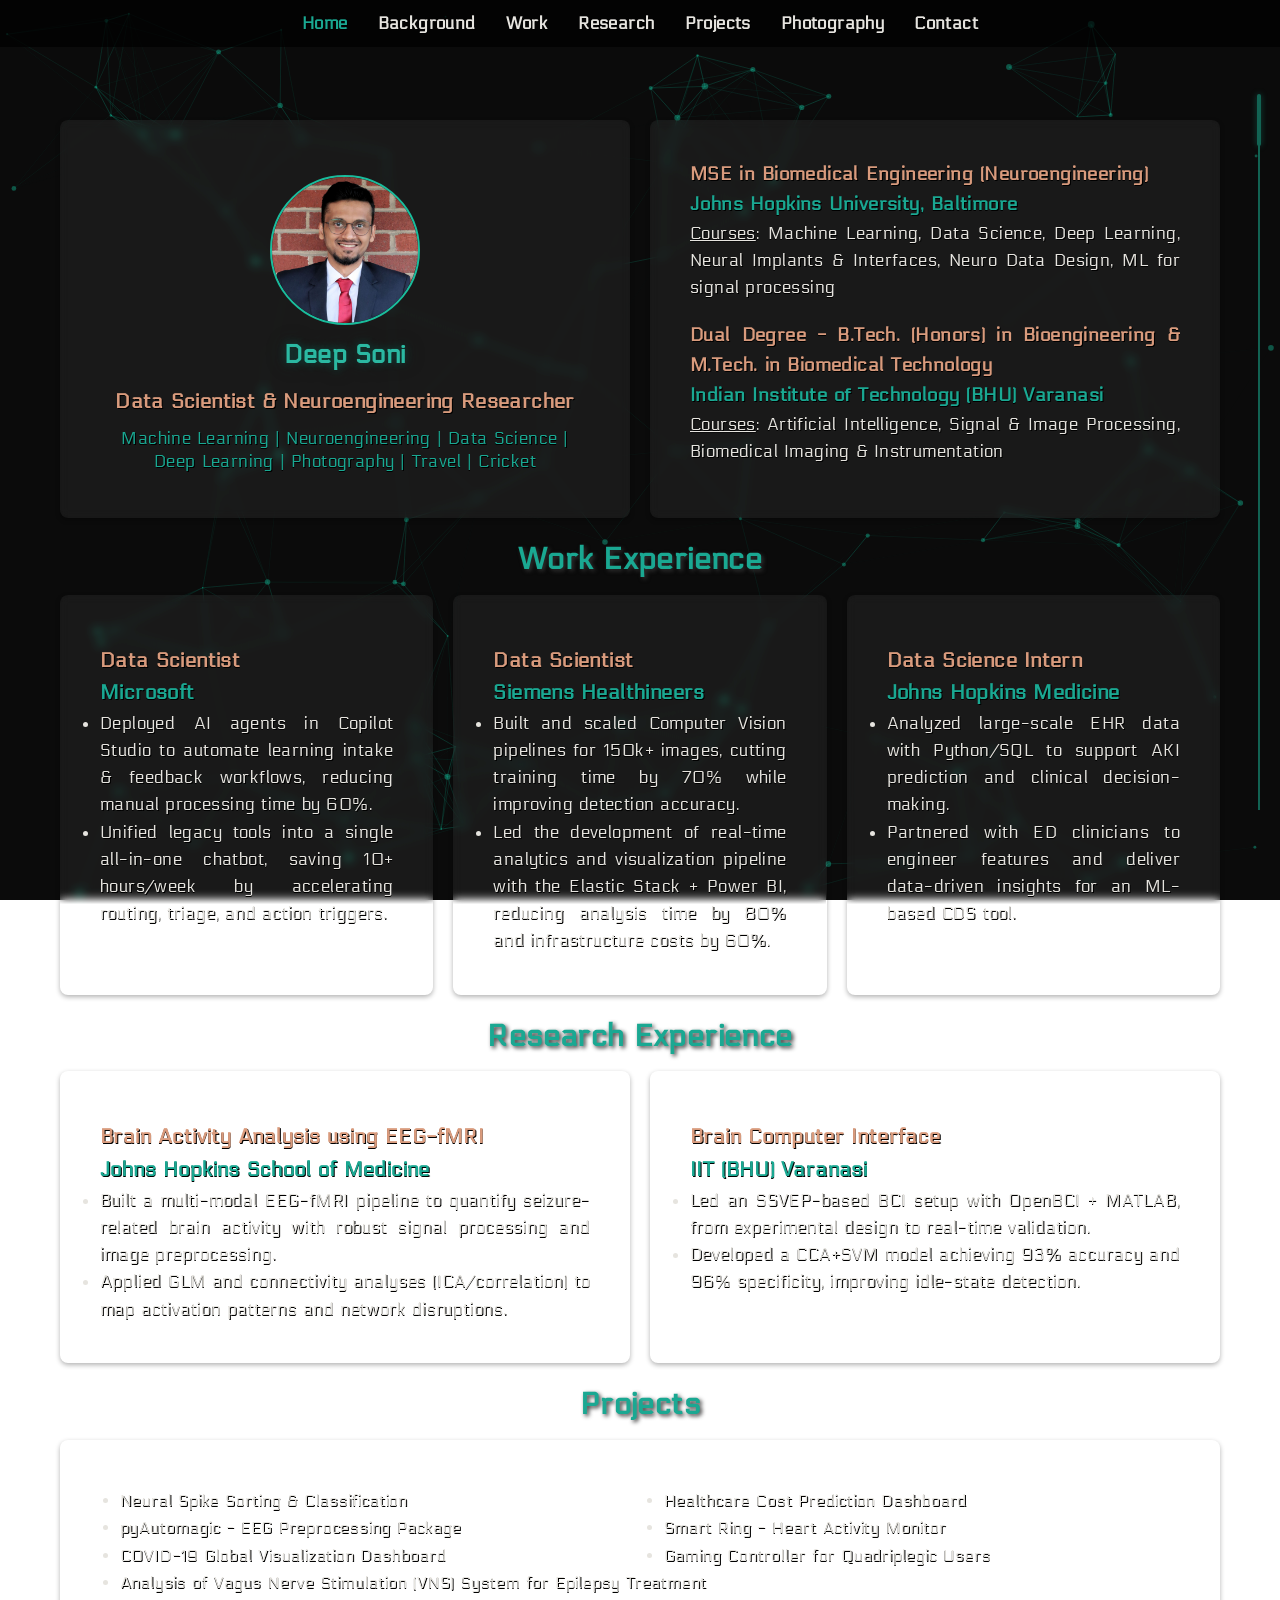
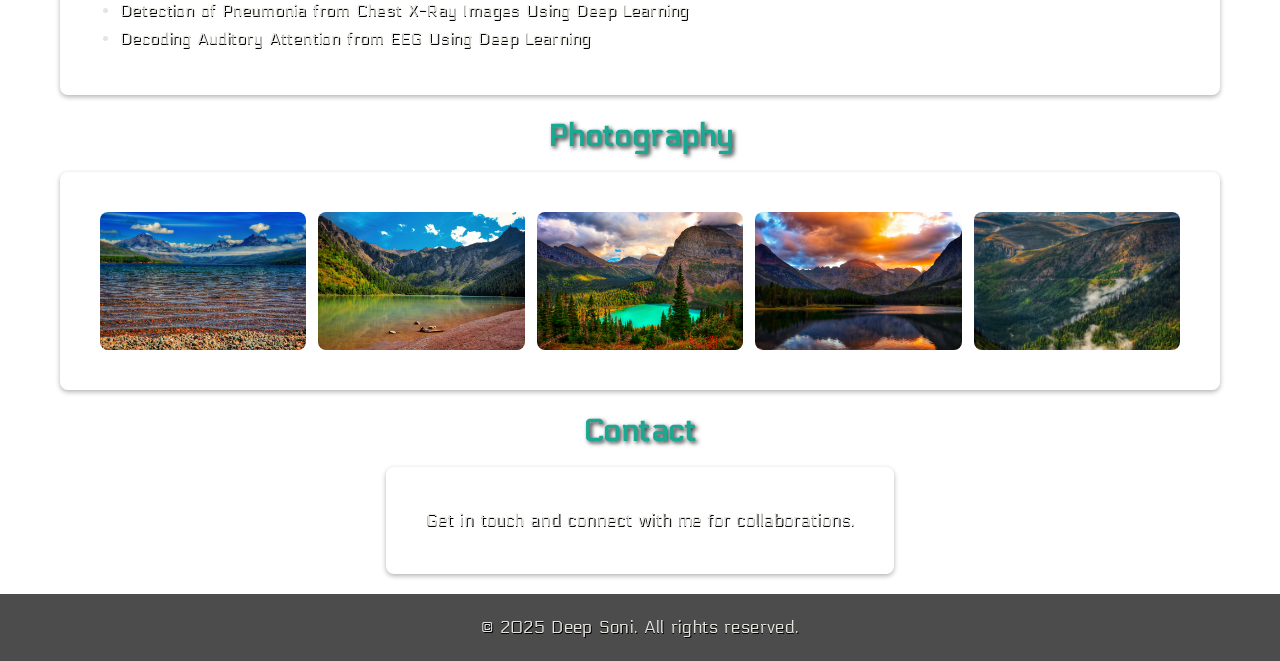
<file: index.html>
<!DOCTYPE html>
<html lang="en">
<head>
  <meta charset="UTF-8">
  <meta name="viewport" content="width=device-width, initial-scale=1">
  <title>Deep Soni - Portfolio</title>
  <link href="https://fonts.googleapis.com/css2?family=Electrolize&display=swap" rel="stylesheet">
  <!-- <link href="https://fonts.googleapis.com/css?family=Roboto:300,400,500" rel="stylesheet"> -->
  <!-- <link href="https://fonts.googleapis.com/css2?family=Quantico&display=swap" rel="stylesheet"> -->
  <link rel="stylesheet" href="style.css">
</head>
<body class="home">
  <!-- Particle background container -->
  <div id="particles-js"></div>
  
  <header>
    <!-- Mobile header for small screens -->
    <div class="mobile-header">
      <span class="menu-icon" id="mobile-menu-toggle">&#9776;</span>
      <span class="current-page">Home</span>
    </div>
    <!-- Mobile navigation menu (hidden by default) -->
    <nav class="mobile-nav" id="mobile-nav">
      <ul>
        <li><a href="index.html">Home</a></li>
        <li><a href="background.html">Background</a></li>
        <li><a href="work.html">Work</a></li>
        <li><a href="research.html">Research</a></li>
        <li><a href="projects.html">Projects</a></li>
        <li><a href="photography.html">Photography</a></li>
        <li><a href="contact.html">Contact</a></li>
      </ul>
    </nav>
    <!-- Desktop navigation for larger screens -->
    <nav class="desktop-nav">
      <ul>
        <li><a href="index.html" class="active">Home</a></li>
        <li><a href="background.html">Background</a></li>
        <li><a href="work.html">Work</a></li>
        <li><a href="research.html">Research</a></li>
        <li><a href="projects.html">Projects</a></li>
        <li><a href="photography.html">Photography</a></li>
        <li><a href="contact.html">Contact</a></li>
      </ul>
    </nav>
  </header>  
  
  <main>
    <section class="card-grid">
      <!-- Horizontal About & Education wrapper -->
      <div class="about-education-wrapper">
        <a class="card about-card" href="background.html">
          <div class="about-content">
            <img src="images/myphoto.jpg" alt="Deep Soni" class="about-photo">
            <h1 class="hero-name">Deep Soni</h1>
            <h3 class="position">Data Scientist &amp; Neuroengineering Researcher</h3>
            <p class="interests">Machine Learning | Neuroengineering | Data Science | Deep Learning | Photography | Travel | Cricket</p>
          </div>
        </a>
        <a class="card education-card" href="background.html#education">
          <div class="education-content">
            <!-- <h3>Education</h3> -->
            <div class="education-item">
              <h4>MSE in Biomedical Engineering (Neuroengineering)</h4>
              <h4 class="h4t">Johns Hopkins University, Baltimore</h4>
              <p><span class="underline-word">Courses</span>: Machine Learning, Data Science, Deep Learning, Neural Implants & Interfaces, Neuro Data Design, ML for signal processing</p>
            </div>
            <div class="education-item">
              <h4>Dual Degree - B.Tech. (Honors) in Bioengineering & M.Tech. in Biomedical Technology</h4>
              <h4  class="h4t">Indian Institute of Technology (BHU) Varanasi</h4>
              <p><span class="underline-word">Courses</span>: Artificial Intelligence, Signal &amp; Image Processing, Biomedical Imaging &amp; Instrumentation</p>
            </div>
          </div>
        </a>
      </div>
      
      <!-- Work Experience Section -->
      <div class="experience-wrapper section-wrapper">
        <h2>Work Experience</h2>
        <div class="experience-panels-wrapper">
          <a class="card experience-card" href="work.html">
            <div class="experience-summary">
              <h3><span>Data Scientist</span><br><span class="text-teal">Microsoft</span></h3>
              <ul>
                <li>Deployed AI agents in Copilot Studio to automate learning intake & feedback workflows, reducing manual processing time by 60%.</li>
                <li>Unified legacy tools into a single all-in-one chatbot, saving 10+ hours/week by accelerating routing, triage, and action triggers.</li>
              </ul>
            </div>
          </a>
          <a class="card experience-card" href="work.html">
            <div class="experience-summary">
              <h3><span>Data Scientist</span><br><span class="text-teal">Siemens Healthineers</span></h3>
              <ul>
                <li>Built and scaled Computer Vision pipelines for 150k+ images, cutting training time by 70% while improving detection accuracy.</li>
                <li>Led the development of real-time analytics and visualization pipeline with the Elastic Stack + Power BI, reducing analysis time by 80% and infrastructure costs by 60%.</li>
              </ul>
            </div>
          </a>
          <a class="card experience-card" href="work.html">
            <div class="experience-summary">
              <h3><span>Data Science Intern</span><br><span class="text-teal">Johns Hopkins Medicine</span></h3>
              <ul>
                <li>Analyzed large-scale EHR data with Python/SQL to support AKI prediction and clinical decision-making.</li>
                <li>Partnered with ED clinicians to engineer features and deliver data-driven insights for an ML-based CDS tool.</li>
              </ul>
            </div>
          </a>
        </div>
      </div>
      
      <!-- Research Experience Section -->
      <div class="research-wrapper section-wrapper">
        <h2>Research Experience</h2>
        <div class="research-panels-wrapper">
                    <a class="card research-card" href="research.html">
            <div class="research-summary">
              <h3>Brain Activity Analysis using EEG-fMRI<br><span class="company text-teal">Johns Hopkins School of Medicine</span></h3>
              <ul>
                <li>Built a multi-modal EEG-fMRI pipeline to quantify seizure-related brain activity with robust signal processing and image preprocessing.</li>
                <li>Applied GLM and connectivity analyses (ICA/correlation) to map activation patterns and network disruptions.</li>
              </ul>
            </div>
          </a>
          <a class="card research-card" href="research.html">
            <div class="research-summary">
              <h3>Brain Computer Interface<br><span class="company text-teal">IIT (BHU) Varanasi</span></h3>
              <ul>
                <li>Led an SSVEP-based BCI setup with OpenBCI + MATLAB, from experimental design to real-time validation.</li>
                <li>Developed a CCA+SVM model achieving 93% accuracy and 96% specificity, improving idle-state detection.</li>
              </ul>
            </div>
          </a>
        </div>
      </div>
      
      <!-- Projects Section -->
      <div class="projects-wrapper section-wrapper">
        <h2>Projects</h2>
        <a class="card projects-card" href="projects.html">
          <ul class="project-names">
            <li>Neural Spike Sorting &amp; Classification</li>
            <li>pyAutomagic - EEG Preprocessing Package</li>
            <li>COVID-19 Global Visualization Dashboard</li>
            <li>Healthcare Cost Prediction Dashboard</li>
            <li>Smart Ring - Heart Activity Monitor</li>
            <li>Gaming Controller for Quadriplegic Users</li>
          </ul>
          <ul class="project-names project-names-bottom">
            <li>Analysis of Vagus Nerve Stimulation (VNS) System for Epilepsy Treatment</li>
            <li>Detection of Pneumonia from Chest X-Ray Images Using Deep Learning</li>
            <li>Decoding Auditory Attention from EEG Using Deep Learning</li>
          </ul>
        </a>
      </div>
      
      <!-- Photography Section -->
      <div class="photography-wrapper section-wrapper">
        <h2>Photography</h2>
        <a class="card photography-card" href="photography.html">
          <div class="home-photo-grid" aria-label="Photography highlights">
            <img src="images/photo1.jpeg" alt="Photography highlight 1">
            <img src="images/photo2.jpeg" alt="Photography highlight 2">
            <img src="images/photo3.jpeg" alt="Photography highlight 3">
            <img src="images/photo4.jpeg" alt="Photography highlight 4">
            <img src="images/photo5.jpeg" alt="Photography highlight 5">
          </div>
        </a>
      </div>
      
      <!-- Contact Section -->
      <div class="contact-wrapper section-wrapper">
        <h2>Contact</h2>
        <a class="card contact-card" href="contact.html">
          <p>Get in touch and connect with me for collaborations.</p>
        </a>
      </div>
      
    </section>
  </main>
  
  <footer>
    <p>&copy; 2025 Deep Soni. All rights reserved.</p>
  </footer>
  
  <!-- Load the particles library first, then your custom script -->
  <script src="particles.min.js"></script>
  <script src="script.js"></script>

  <!-- Custom Scroll Indicator -->
  <div id="scrollbar">
    <div id="scrollbar-dot"></div>
  </div>

</body>
</html>
</file>
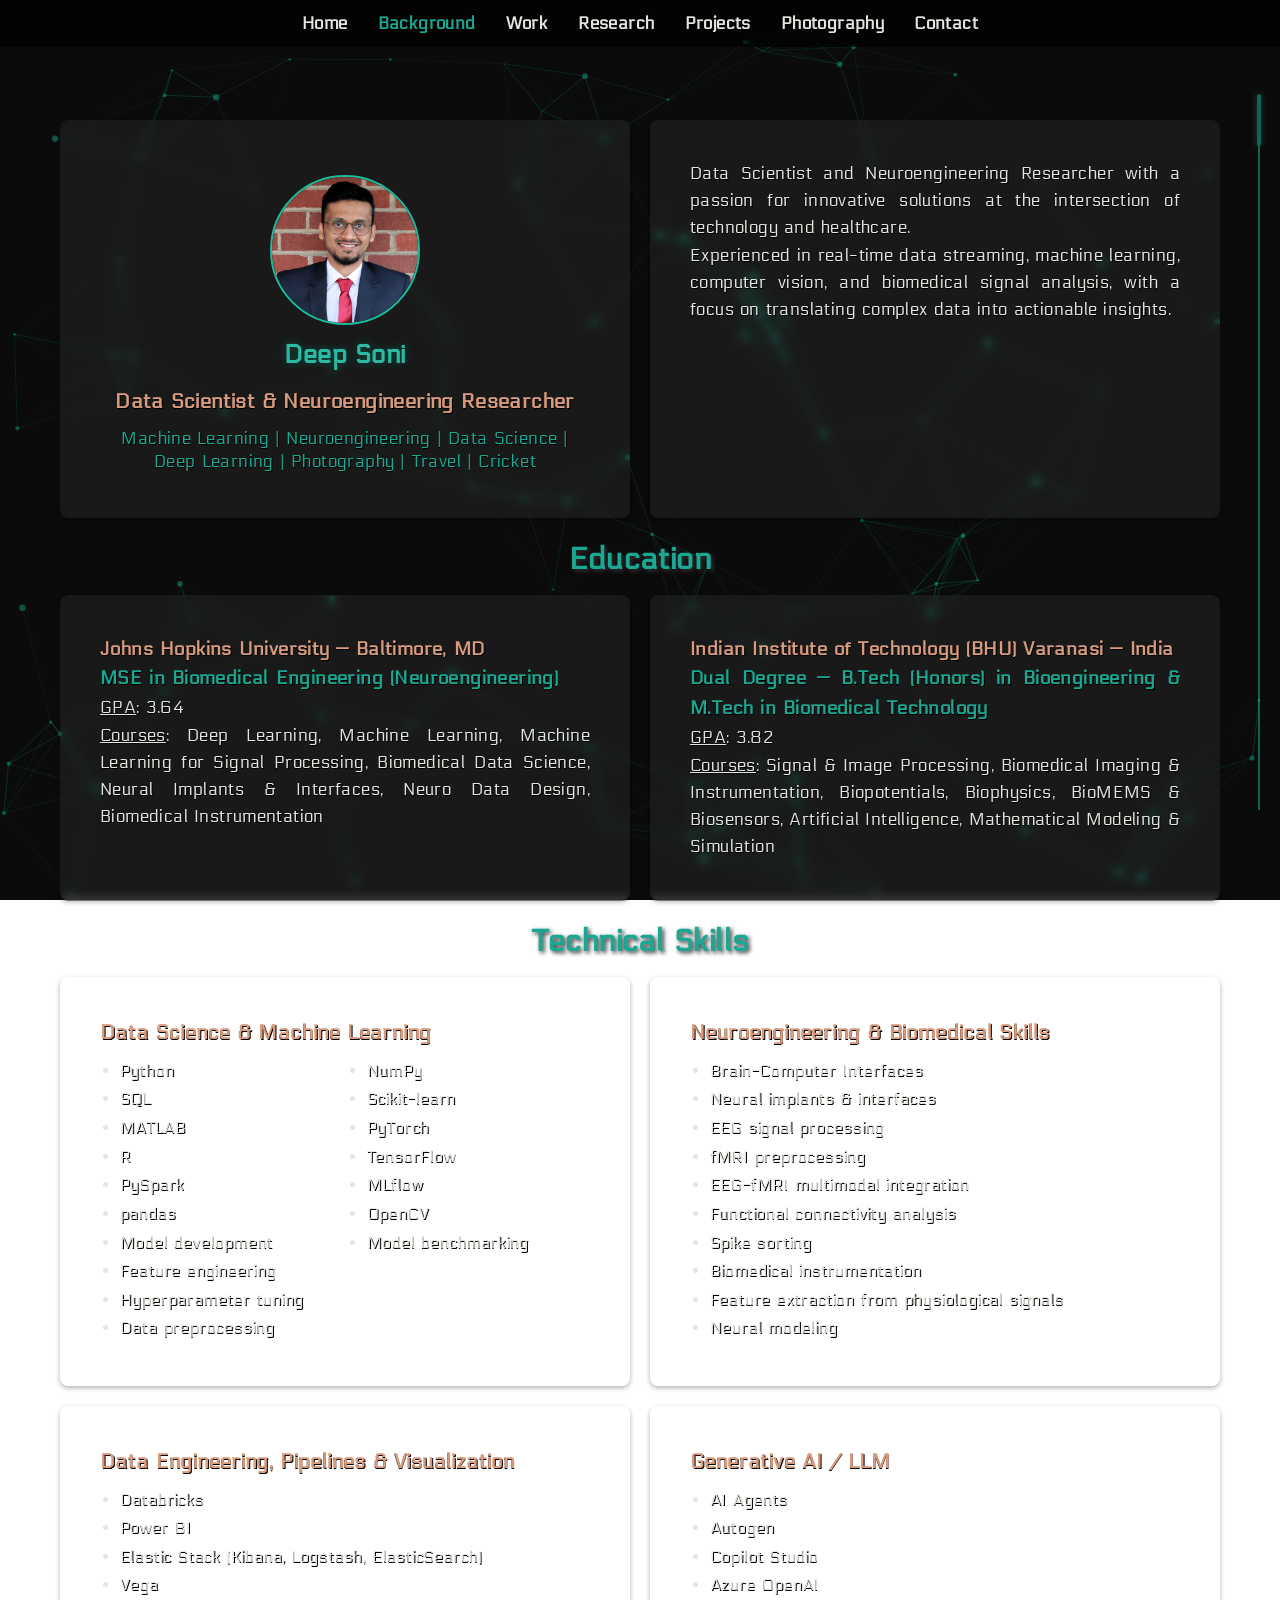
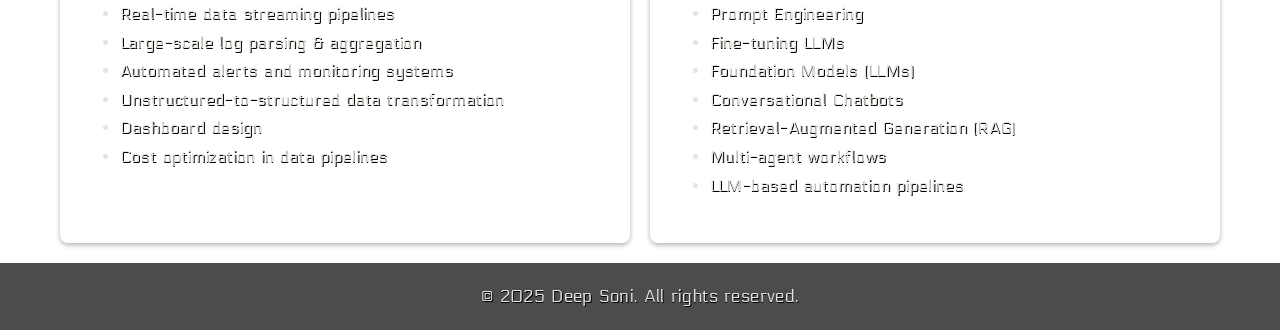
<file: background.html>
<!DOCTYPE html>
<html lang="en">
<head>
  <meta charset="UTF-8">
  <meta name="viewport" content="width=device-width, initial-scale=1">
  <title>Background - Deep Soni</title>
  <link href="https://fonts.googleapis.com/css2?family=Electrolize&display=swap" rel="stylesheet">
  <link rel="stylesheet" href="style.css">
</head>
<body>
  <div id="particles-js"></div>

  <header>
    <!-- Mobile header for small screens -->
    <div class="mobile-header">
      <span class="menu-icon" id="mobile-menu-toggle">&#9776;</span>
      <span class="current-page">Background</span>
    </div>
    <!-- Mobile navigation menu (hidden by default) -->
    <nav class="mobile-nav" id="mobile-nav">
      <ul>
        <li><a href="index.html">Home</a></li>
        <li><a href="background.html">Background</a></li>
        <li><a href="work.html">Work</a></li>
        <li><a href="research.html">Research</a></li>
        <li><a href="projects.html">Projects</a></li>
        <li><a href="photography.html">Photography</a></li>
        <li><a href="contact.html">Contact</a></li>
      </ul>
    </nav>
    <!-- Desktop navigation for larger screens -->
    <nav class="desktop-nav">
      <ul>
        <li><a href="index.html">Home</a></li>
        <li><a href="background.html" class="active">Background</a></li>
        <li><a href="work.html">Work</a></li>
        <li><a href="research.html">Research</a></li>
        <li><a href="projects.html">Projects</a></li>
        <li><a href="photography.html">Photography</a></li>
        <li><a href="contact.html">Contact</a></li>
      </ul>
    </nav>
  </header>

  <main>
    <section class="card-grid">
      <div class="background-wrapper section-wrapper">
        <div class="background-panels-wrapper">
          <div class="card background-card">
            <div class="about-content">
              <img src="images/myphoto.jpg" alt="Deep Soni" class="about-photo">
              <h1 class="hero-name">Deep Soni</h1>
              <h3 class="position">Data Scientist &amp; Neuroengineering Researcher</h3>
              <p class="interests">Machine Learning | Neuroengineering | Data Science | Deep Learning | Photography | Travel | Cricket</p>
            </div>
          </div>
          <div class="card background-card">
            <p>Data Scientist and Neuroengineering Researcher with a passion for innovative solutions at the intersection of technology and healthcare.</p>
            <p>Experienced in real-time data streaming, machine learning, computer vision, and biomedical signal analysis, with a focus on translating complex data into actionable insights.</p>
          </div>
        </div>
      </div>

      <div class="education-wrapper section-wrapper" id="education">
        <h2>Education</h2>
        <div class="education-panels-wrapper">
          <div class="card education-card">
            <div class="education-content">
              <div class="education-item">
                <h4>Johns Hopkins University — Baltimore, MD</h4>
                <h4 class="h4t">MSE in Biomedical Engineering (Neuroengineering)</h4>
                <p><span class="underline-word">GPA</span>: 3.64</p>
                <p><span class="underline-word">Courses</span>: Deep Learning, Machine Learning, Machine Learning for Signal Processing, Biomedical Data Science, Neural Implants &amp; Interfaces, Neuro Data Design, Biomedical Instrumentation</p>
              </div>
            </div>
          </div>
          <div class="card education-card">
            <div class="education-content">
              <div class="education-item">
                <h4>Indian Institute of Technology (BHU) Varanasi — India</h4>
                <h4 class="h4t">Dual Degree — B.Tech (Honors) in Bioengineering &amp; M.Tech in Biomedical Technology</h4>
                <p><span class="underline-word">GPA</span>: 3.82</p>
                <p><span class="underline-word">Courses</span>: Signal &amp; Image Processing, Biomedical Imaging &amp; Instrumentation, Biopotentials, Biophysics, BioMEMS &amp; Biosensors, Artificial Intelligence, Mathematical Modeling &amp; Simulation</p>
              </div>
            </div>
          </div>
        </div>
      </div>

      <div class="skills-wrapper section-wrapper">
        <h2>Technical Skills</h2>
        <div class="skills-panels-wrapper">
          <div class="card skill-card">
            <h3>Data Science &amp; Machine Learning</h3>
            <ul class="skill-list skill-list-columns">
              <li>Python</li>
              <li>SQL</li>
              <li>MATLAB</li>
              <li>R</li>
              <li>PySpark</li>
              <li>pandas</li>
              <li>NumPy</li>
              <li>Scikit-learn</li>
              <li>PyTorch</li>
              <li>TensorFlow</li>
              <li>MLflow</li>
              <li>OpenCV</li>
            </ul>
            <ul class="skill-list skill-list-two-up">
              <li>Model development</li>
              <li>Model benchmarking</li>
            </ul>
            <ul class="skill-list">
              <li>Feature engineering</li>
              <li>Hyperparameter tuning</li>
              <li>Data preprocessing</li>
            </ul>
          </div>

          <div class="card skill-card">
            <h3>Neuroengineering &amp; Biomedical Skills</h3>
            <ul class="skill-list">
              <li>Brain-Computer Interfaces</li>
              <li>Neural implants &amp; interfaces</li>
              <li>EEG signal processing</li>
              <li>fMRI preprocessing</li>
              <li>EEG-fMRI multimodal integration</li>
              <li>Functional connectivity analysis</li>
              <li>Spike sorting</li>
              <li>Biomedical instrumentation</li>
              <li>Feature extraction from physiological signals</li>
              <li>Neural modeling</li>
            </ul>
          </div>

          <div class="card skill-card">
            <h3>Data Engineering, Pipelines &amp; Visualization</h3>
            <ul class="skill-list">
              <li>Databricks</li>
              <li>Power BI</li>
              <li>Elastic Stack (Kibana, Logstash, ElasticSearch)</li>
              <li>Vega</li>
              <li>Real-time data streaming pipelines</li>
              <li>Large-scale log parsing &amp; aggregation</li>
              <li>Automated alerts and monitoring systems</li>
              <li>Unstructured-to-structured data transformation</li>
              <li>Dashboard design</li>
              <li>Cost optimization in data pipelines</li>
            </ul>
          </div>

          <div class="card skill-card">
            <h3>Generative AI / LLM</h3>
            <ul class="skill-list">
              <li>AI Agents</li>
              <li>Autogen</li>
              <li>Copilot Studio</li>
              <li>Azure OpenAI</li>
              <li>Prompt Engineering</li>
              <li>Fine-tuning LLMs</li>
              <li>Foundation Models (LLMs)</li>
              <li>Conversational Chatbots</li>
              <li>Retrieval-Augmented Generation (RAG)</li>
              <li>Multi-agent workflows</li>
              <li>LLM-based automation pipelines</li>
            </ul>
          </div>
        </div>
      </div>
    </section>
  </main>

  <footer>
    <p>&copy; 2025 Deep Soni. All rights reserved.</p>
  </footer>

  <script src="particles.min.js"></script>
  <script src="script.js"></script>
  <!-- Custom Scroll Indicator -->
  <div id="scrollbar">
    <div id="scrollbar-dot"></div>
  </div>

</body>
</html>
</file>
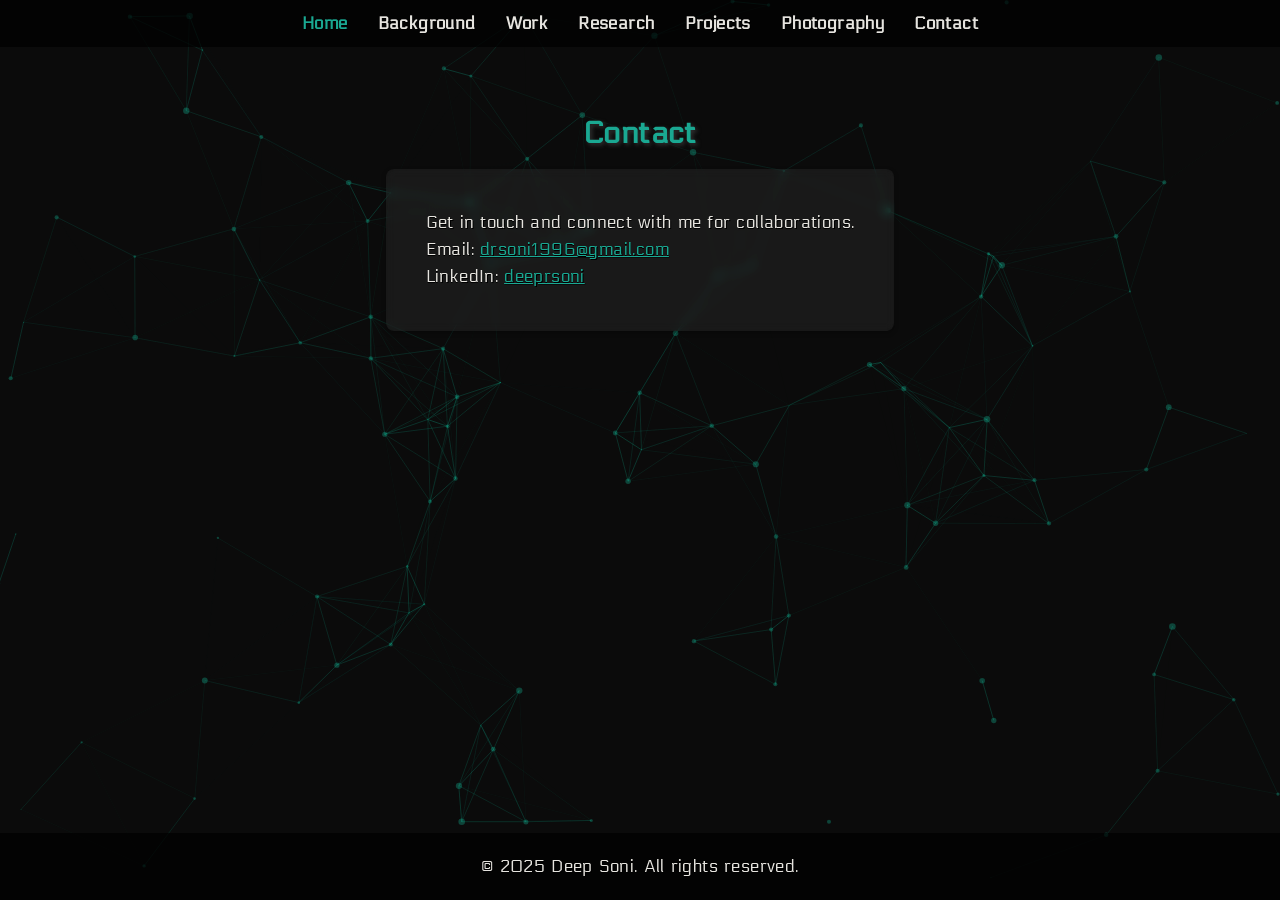
<file: contact.html>
<!DOCTYPE html>
<html lang="en">
<head>
  <meta charset="UTF-8">
  <meta name="viewport" content="width=device-width, initial-scale=1">
  <title>Contact - Deep Soni Portfolio</title>
  <link href="https://fonts.googleapis.com/css2?family=Electrolize&display=swap" rel="stylesheet">
  <link rel="stylesheet" href="style.css">
</head>
<body>
  <div id="particles-js"></div>
  
  <header>
    <!-- Mobile header for small screens -->
    <div class="mobile-header">
      <span class="menu-icon" id="mobile-menu-toggle">&#9776;</span>
      <span class="current-page">Contact</span>
    </div>
    <!-- Mobile navigation menu (hidden by default) -->
    <nav class="mobile-nav" id="mobile-nav">
      <ul>
        <li><a href="index.html">Home</a></li>
        <li><a href="background.html">Background</a></li>
        <li><a href="work.html">Work</a></li>
        <li><a href="research.html">Research</a></li>
        <li><a href="projects.html">Projects</a></li>
        <li><a href="photography.html">Photography</a></li>
        <li><a href="contact.html">Contact</a></li>
      </ul>
    </nav>
    <!-- Desktop navigation for larger screens -->
    <nav class="desktop-nav">
      <ul>
        <li><a href="index.html" class="active">Home</a></li>
        <li><a href="background.html">Background</a></li>
        <li><a href="work.html">Work</a></li>
        <li><a href="research.html">Research</a></li>
        <li><a href="projects.html">Projects</a></li>
        <li><a href="photography.html">Photography</a></li>
        <li><a href="contact.html">Contact</a></li>
      </ul>
    </nav>
  </header>
  
  
  <main>
    <section class="card-grid">
      <div class="contact-wrapper section-wrapper">
        <h2>Contact</h2>
        <div class="card contact-card">
          <p>Get in touch and connect with me for collaborations.</p>
          <p>Email: <a class="inline-link" href="mailto:drsoni1996@gmail.com">drsoni1996@gmail.com</a></p>
          <p>LinkedIn: <a class="inline-link" href="http://www.linkedin.com/in/deeprsoni" target="_blank" rel="noopener noreferrer">deeprsoni</a></p>
        </div>
      </div>
    </section>
  </main>
  
  <footer>
    <p>&copy; 2025 Deep Soni. All rights reserved.</p>
  </footer>
  
  <script src="particles.min.js"></script>
  <script src="script.js"></script>
  <!-- Custom Scroll Indicator -->
  <div id="scrollbar">
    <div id="scrollbar-dot"></div>
  </div>

</body>
</html>
</file>
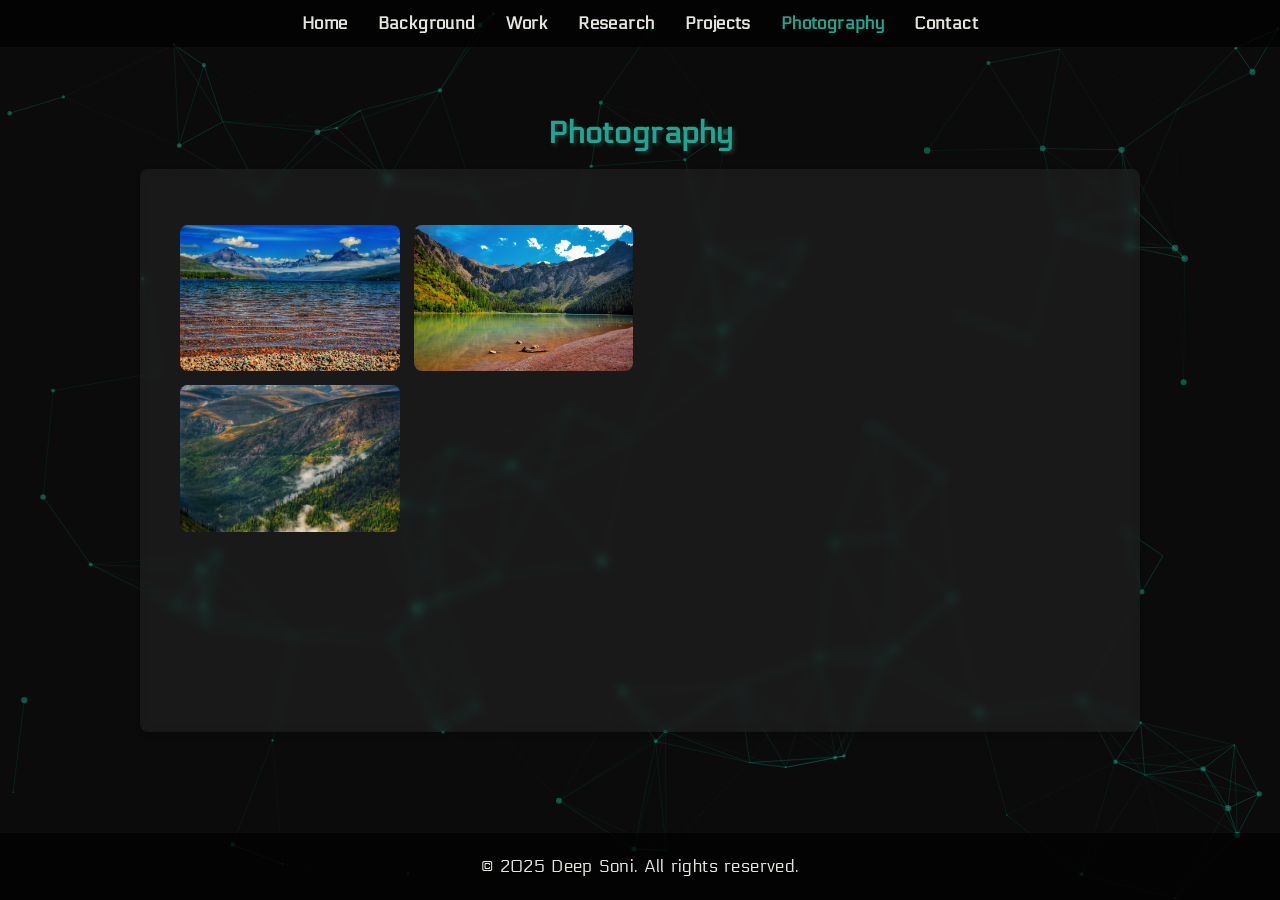
<file: photography.html>
<!DOCTYPE html>
<html lang="en">
<head>
  <meta charset="UTF-8">
  <meta name="viewport" content="width=device-width, initial-scale=1">
  <title>Photography - Deep Soni Portfolio</title>
  <link href="https://fonts.googleapis.com/css2?family=Electrolize&display=swap" rel="stylesheet">
  <link rel="stylesheet" href="style.css">
</head>
<body>
  <div id="particles-js"></div>
  
  <header>
    <!-- Mobile header for small screens -->
    <div class="mobile-header">
      <span class="menu-icon" id="mobile-menu-toggle">&#9776;</span>
      <span class="current-page">Photography</span>
    </div>
    <!-- Mobile navigation menu (hidden by default) -->
    <nav class="mobile-nav" id="mobile-nav">
      <ul>
        <li><a href="index.html">Home</a></li>
        <li><a href="background.html">Background</a></li>
        <li><a href="work.html">Work</a></li>
        <li><a href="research.html">Research</a></li>
        <li><a href="projects.html">Projects</a></li>
        <li><a href="photography.html">Photography</a></li>
        <li><a href="contact.html">Contact</a></li>
      </ul>
    </nav>
    <!-- Desktop navigation for larger screens -->
    <nav class="desktop-nav">
      <ul>
        <li><a href="index.html">Home</a></li>
        <li><a href="background.html">Background</a></li>
        <li><a href="work.html">Work</a></li>
        <li><a href="research.html">Research</a></li>
        <li><a href="projects.html">Projects</a></li>
        <li><a href="photography.html" class="active">Photography</a></li>
        <li><a href="contact.html">Contact</a></li>
      </ul>
    </nav>
  </header>
  
  <main>
    <section class="card-grid">
      <div class="photography-wrapper section-wrapper">
        <h2>Photography</h2>
        <div class="card photography-card">
          <div class="photo-grid">
            <img src="images/photo1.jpeg" alt="Photography Sample 1" loading="lazy" decoding="async">
            <img src="images/photo2.jpeg" alt="Photography Sample 2" loading="lazy" decoding="async">
            <img src="images/photo3.jpeg" alt="Photography Sample 3" loading="lazy" decoding="async">
            <img src="images/photo4.jpeg" alt="Photography Sample 4" loading="lazy" decoding="async">
            <img src="images/photo5.jpeg" alt="Photography Sample 5" loading="lazy" decoding="async">
            <img src="images/photo6.jpeg" alt="Photography Sample 6" loading="lazy" decoding="async">
            <img src="images/photo7.jpeg" alt="Photography Sample 7" loading="lazy" decoding="async">
            <img src="images/photo8.jpeg" alt="Photography Sample 8" loading="lazy" decoding="async">
            <img src="images/photo9.jpeg" alt="Photography Sample 9" loading="lazy" decoding="async">
            <img src="images/photo10.jpeg" alt="Photography Sample 10" loading="lazy" decoding="async">
          </div>
        </div>
      </div>
    </section>
  </main>
  
  <!-- Modal for Gallery Popup -->
  <div id="modal" class="modal">
    <div class="modal-panel">
      <span class="modal-close" aria-label="Close">&times;</span>
      <button class="modal-prev" aria-label="Previous image">&#10094;</button>
      <img class="modal-content" id="modal-image" alt="Expanded photography view">
      <button class="modal-next" aria-label="Next image">&#10095;</button>
    </div>
  </div>
  
  <footer>
    <p>&copy; 2025 Deep Soni. All rights reserved.</p>
  </footer>
  
  <script src="particles.min.js"></script>
  <script src="script.js"></script>
  <script>
    // Modal Gallery JavaScript
    var modal = document.getElementById("modal");
    var modalImage = document.getElementById("modal-image");
    var images = document.querySelectorAll(".photo-grid img");
    var currentImageIndex = 0;
    
    images.forEach(function(img, index) {
      img.loading = "lazy";
      img.decoding = "async";
      var markLoaded = function() {
        var delay = index * 80;
        img.style.transitionDelay = delay + "ms";
        img.classList.add("is-loaded");
      };
      if (img.complete) {
        markLoaded();
      } else {
        img.addEventListener("load", markLoaded, { once: true });
      }

      img.addEventListener("click", function() {
        modal.style.display = "block";
        document.body.classList.add("modal-open");
        modalImage.src = this.src;
        currentImageIndex = index;
      });
    });
    
    document.querySelector(".modal-close").addEventListener("click", function() {
      modal.style.display = "none";
      document.body.classList.remove("modal-open");
    });
    
    document.querySelector(".modal-next").addEventListener("click", function(e) {
      currentImageIndex = (currentImageIndex + 1) % images.length;
      modalImage.src = images[currentImageIndex].src;
    });
    
    document.querySelector(".modal-prev").addEventListener("click", function(e) {
      currentImageIndex = (currentImageIndex - 1 + images.length) % images.length;
      modalImage.src = images[currentImageIndex].src;
    });
    
    // Close modal when clicking outside the image
    modal.addEventListener("click", function(e) {
      if (e.target === modal) {
        modal.style.display = "none";
        document.body.classList.remove("modal-open");
      }
    });
  </script>
  <!-- Custom Scroll Indicator -->
  <div id="scrollbar">
    <div id="scrollbar-dot"></div>
  </div>

</body>
</html>
</file>
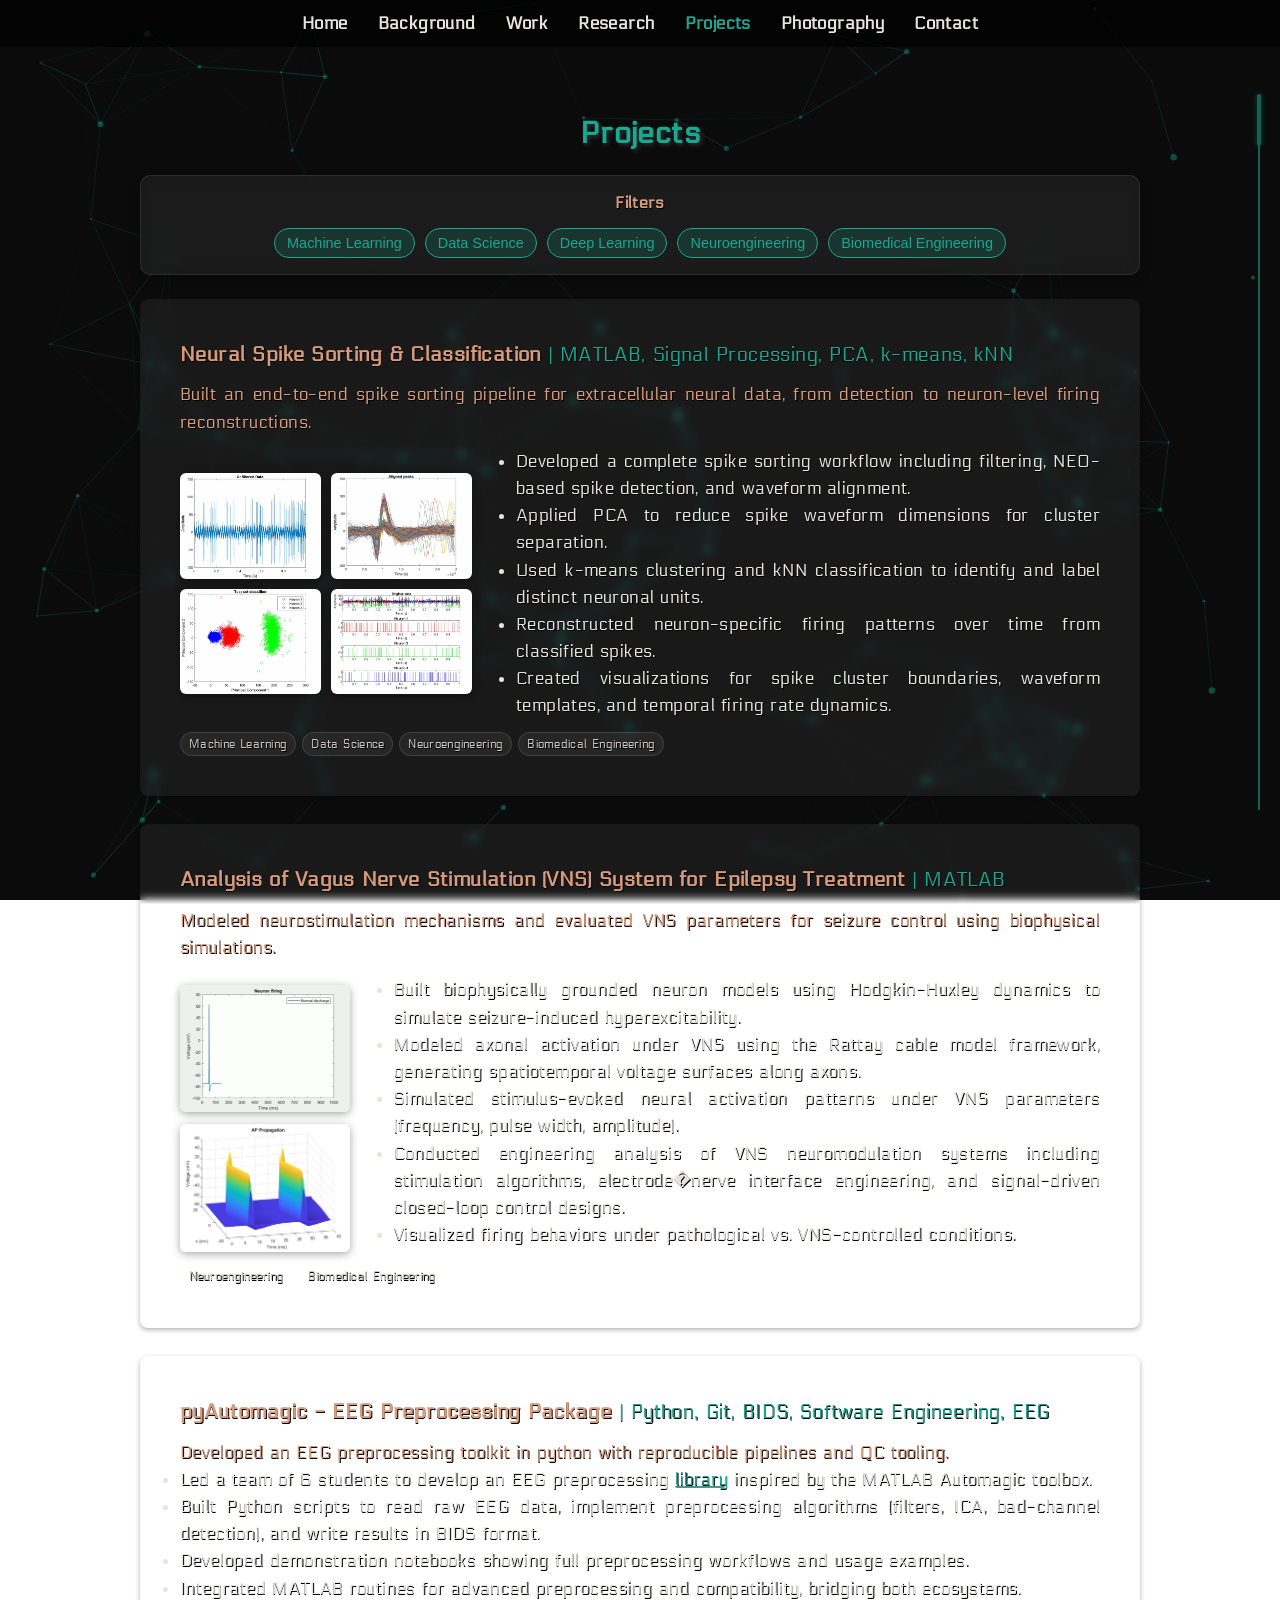
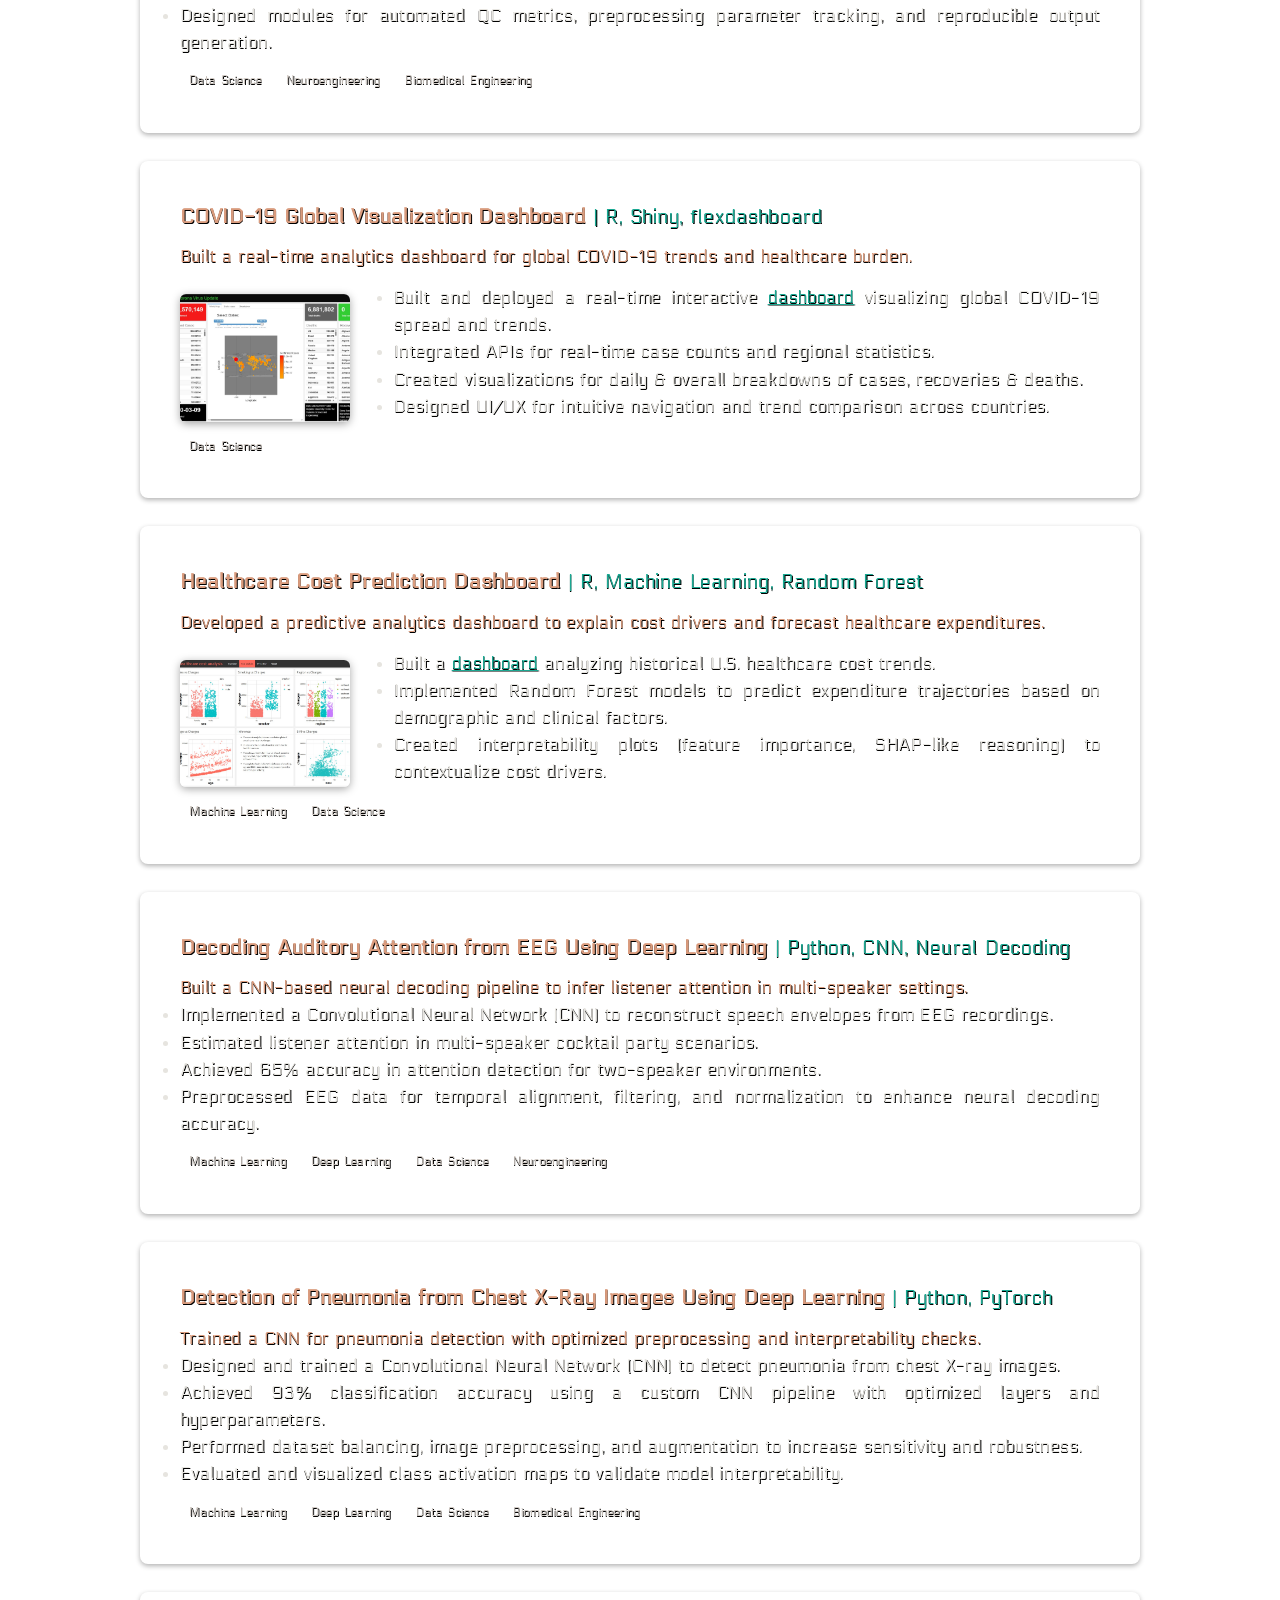
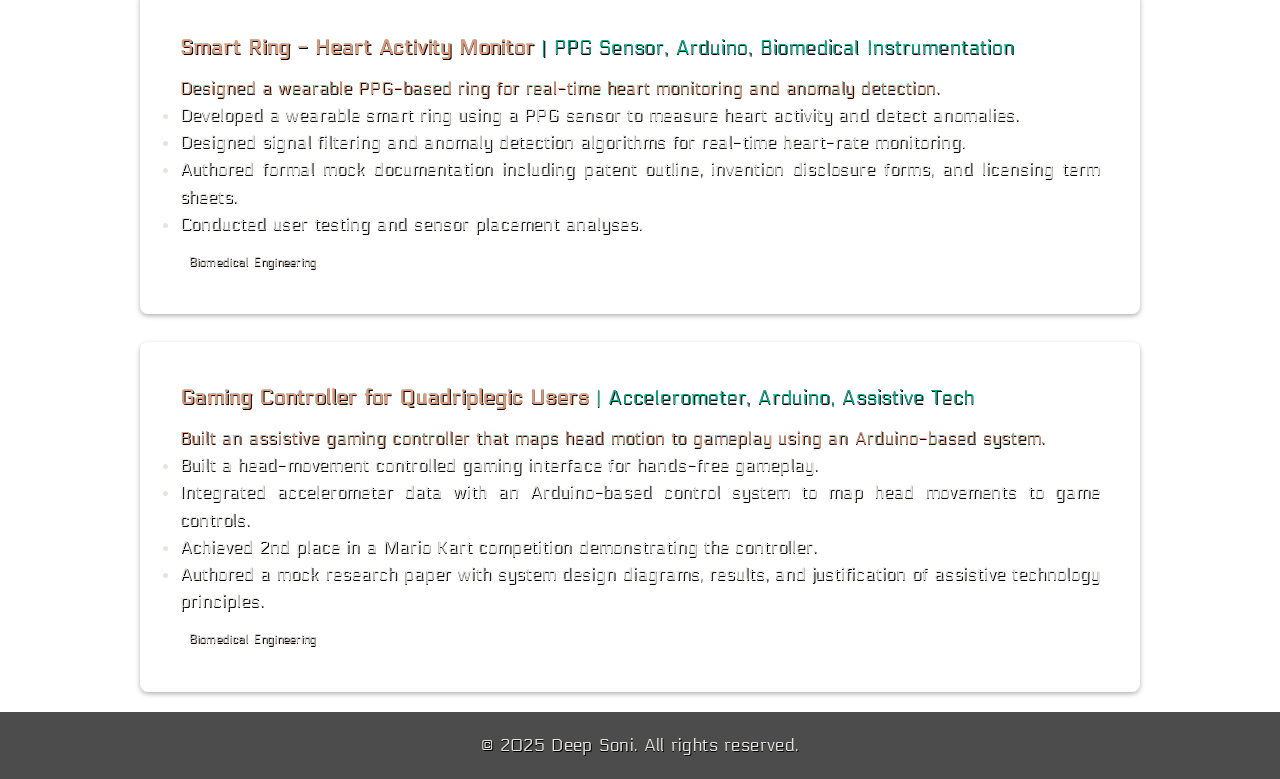
<file: projects.html>
<!DOCTYPE html>
<html lang="en">
<head>
  <meta charset="UTF-8">
  <meta name="viewport" content="width=device-width, initial-scale=1">
  <title>Projects - Deep Soni Portfolio</title>
  <link href="https://fonts.googleapis.com/css2?family=Electrolize&display=swap" rel="stylesheet">
  <link rel="stylesheet" href="style.css">
</head>
<body>
  <div id="particles-js"></div>
  
  <header>
    <!-- Mobile header for small screens -->
    <div class="mobile-header">
      <span class="menu-icon" id="mobile-menu-toggle">&#9776;</span>
      <span class="current-page">Projects</span>
    </div>
    <!-- Mobile navigation menu (hidden by default) -->
    <nav class="mobile-nav" id="mobile-nav">
      <ul>
        <li><a href="index.html">Home</a></li>
        <li><a href="background.html">Background</a></li>
        <li><a href="work.html">Work</a></li>
        <li><a href="research.html">Research</a></li>
        <li><a href="projects.html">Projects</a></li>
        <li><a href="photography.html">Photography</a></li>
        <li><a href="contact.html">Contact</a></li>
      </ul>
    </nav>
    <!-- Desktop navigation for larger screens -->
    <nav class="desktop-nav">
      <ul>
        <li><a href="index.html">Home</a></li>
        <li><a href="background.html">Background</a></li>
        <li><a href="work.html">Work</a></li>
        <li><a href="research.html">Research</a></li>
        <li><a href="projects.html" class="active">Projects</a></li>
        <li><a href="photography.html">Photography</a></li>
        <li><a href="contact.html">Contact</a></li>
      </ul>
    </nav>
  </header>
  
  <main>
    <section class="card-grid">
      <div class="projects-wrapper section-wrapper">
        <h2>Projects</h2>
        <div class="project-filter" aria-label="Project filters">
          <div class="filter-label">Filters</div>
          <button class="tag-filter is-active" type="button" data-tag="Machine Learning">Machine Learning</button>
          <button class="tag-filter is-active" type="button" data-tag="Data Science">Data Science</button>
          <button class="tag-filter is-active" type="button" data-tag="Deep Learning">Deep Learning</button>
          <button class="tag-filter is-active" type="button" data-tag="Neuroengineering">Neuroengineering</button>
          <button class="tag-filter is-active" type="button" data-tag="Biomedical Engineering">Biomedical Engineering</button>
        </div>

        <div class="card project-card" data-tags="Machine Learning, Data Science, Neuroengineering, Biomedical Engineering">
          <h3>Neural Spike Sorting &amp; Classification <span class="project-tools">| MATLAB, Signal Processing, PCA, k-means, kNN</span></h3>
          <p>Built an end-to-end spike sorting pipeline for extracellular neural data, from detection to neuron-level firing reconstructions.</p>
          <div class="project-media-row">
            <div class="project-spike-grid" aria-label="Spike sorting visualizations">
              <img src="images/spike1.jpg" alt="Spike waveform visualization 1">
              <img src="images/spike2.jpg" alt="Spike waveform visualization 2">
              <img src="images/spike3.jpg" alt="Spike waveform visualization 3">
              <img src="images/spike4.jpg" alt="Spike waveform visualization 4">
            </div>
            <ul>
              <li>Developed a complete spike sorting workflow including filtering, NEO-based spike detection, and waveform alignment.</li>
              <li>Applied PCA to reduce spike waveform dimensions for cluster separation.</li>
              <li>Used k-means clustering and kNN classification to identify and label distinct neuronal units.</li>
              <li>Reconstructed neuron-specific firing patterns over time from classified spikes.</li>
              <li>Created visualizations for spike cluster boundaries, waveform templates, and temporal firing rate dynamics.</li>
            </ul>
          </div>
          <div class="project-tags">
            <span class="project-tag">Machine Learning</span>
            <span class="project-tag">Data Science</span>
            <span class="project-tag">Neuroengineering</span>
            <span class="project-tag">Biomedical Engineering</span>
          </div>
        </div>

        <div class="card project-card" data-tags="Neuroengineering, Biomedical Engineering">
          <h3>Analysis of Vagus Nerve Stimulation (VNS) System for Epilepsy Treatment <span class="project-tools">| MATLAB</span></h3>
          <p>Modeled neurostimulation mechanisms and evaluated VNS parameters for seizure control using biophysical simulations.</p>
          <div class="project-media-row project-media-row--compact">
            <div class="project-media-stack project-media-stack--compact" aria-label="VNS system visualizations">
            <img src="images/vns1.gif" alt="VNS stimulation visualization 1">
            <img src="images/vns2.jpg" alt="VNS stimulation visualization 2">
          </div>
          <ul>
            <li>Built biophysically grounded neuron models using Hodgkin-Huxley dynamics to simulate seizure-induced hyperexcitability.</li>
            <li>Modeled axonal activation under VNS using the Rattay cable model framework, generating spatiotemporal voltage surfaces along axons.</li>
            <li>Simulated stimulus-evoked neural activation patterns under VNS parameters (frequency, pulse width, amplitude).</li>
            <li>Conducted engineering analysis of VNS neuromodulation systems including stimulation algorithms, electrode�nerve interface engineering, and signal-driven closed-loop control designs.</li>
            <li>Visualized firing behaviors under pathological vs. VNS-controlled conditions.</li>
          </ul>
          </div>
          <div class="project-tags">
            <span class="project-tag">Neuroengineering</span>
            <span class="project-tag">Biomedical Engineering</span>
          </div>
        </div>

        <div class="card project-card" data-tags="Data Science, Neuroengineering, Biomedical Engineering">
          <h3>pyAutomagic - EEG Preprocessing Package <span class="project-tools">| Python, Git, BIDS, Software Engineering, EEG</span></h3>
          <p>Developed an EEG preprocessing toolkit in python with reproducible pipelines and QC tooling.</p>
                    <ul>
            <li>Led a team of 6 students to develop an EEG preprocessing <a class="inline-link" href="https://github.com/NeuroDataDesign/pyautomagic" target="_blank" rel="noopener noreferrer">library</a> inspired by the MATLAB Automagic toolbox.</li>
            <li>Built Python scripts to read raw EEG data, implement preprocessing algorithms (filters, ICA, bad-channel detection), and write results in BIDS format.</li>
            <li>Developed demonstration notebooks showing full preprocessing workflows and usage examples.</li>
            <li>Integrated MATLAB routines for advanced preprocessing and compatibility, bridging both ecosystems.</li>
            <li>Designed modules for automated QC metrics, preprocessing parameter tracking, and reproducible output generation.</li>
          </ul>
          <div class="project-tags">
            <span class="project-tag">Data Science</span>
            <span class="project-tag">Neuroengineering</span>
            <span class="project-tag">Biomedical Engineering</span>
          </div>
        </div>

        <div class="card project-card" data-tags="Data Science">
          <h3>COVID-19 Global Visualization Dashboard <span class="project-tools">| R, Shiny, flexdashboard</span></h3>
          <p>Built a real-time analytics dashboard for global COVID-19 trends and healthcare burden.</p>
          <div class="project-media-row project-media-row--compact">
            <div class="project-media-stack project-media-stack--compact" aria-label="COVID-19 dashboard visualization">
              <img src="images/covid.jpg" alt="COVID-19 dashboard visualization">
            </div>
            <ul>
            <li>Built and deployed a real-time interactive <a class="inline-link" href="https://deepsoni1996.shinyapps.io/Corona-Virus-Update/" target="_blank" rel="noopener noreferrer">dashboard</a> visualizing global COVID-19 spread and trends.</li>
            <li>Integrated APIs for real-time case counts and regional statistics.</li>
            <li>Created visualizations for daily & overall breakdowns of cases, recoveries & deaths.</li>
            <li>Designed UI/UX for intuitive navigation and trend comparison across countries.</li>
            </ul>
          </div>
          <div class="project-tags">
            <span class="project-tag">Data Science</span>
          </div>
        </div>

        <div class="card project-card" data-tags="Machine Learning, Data Science">
          <h3>Healthcare Cost Prediction Dashboard <span class="project-tools">| R, Machine Learning, Random Forest</span></h3>
          <p>Developed a predictive analytics dashboard to explain cost drivers and forecast healthcare expenditures.</p>
          <div class="project-media-row project-media-row--compact">
            <div class="project-media-stack project-media-stack--compact" aria-label="Healthcare dashboard visualization">
              <img src="images/health.jpg" alt="Healthcare cost dashboard visualization">
            </div>
            <ul>
              <li>Built a <a class="inline-link" href="https://deepsoni1996.shinyapps.io/Health_Insurance_Analaysis/" target="_blank" rel="noopener noreferrer">dashboard</a> analyzing historical U.S. healthcare cost trends.</li>
              <li>Implemented Random Forest models to predict expenditure trajectories based on demographic and clinical factors.</li>
              <li>Created interpretability plots (feature importance, SHAP-like reasoning) to contextualize cost drivers.</li>
            </ul>
          </div>
          <div class="project-tags">
            <span class="project-tag">Machine Learning</span>
            <span class="project-tag">Data Science</span>
          </div>
        </div>

        <div class="card project-card" data-tags="Machine Learning, Deep Learning, Data Science, Neuroengineering">
          <h3>Decoding Auditory Attention from EEG Using Deep Learning <span class="project-tools">| Python, CNN, Neural Decoding</span></h3>
          <p>Built a CNN-based neural decoding pipeline to infer listener attention in multi-speaker settings.</p>
                    <ul>
            <li>Implemented a Convolutional Neural Network (CNN) to reconstruct speech envelopes from EEG recordings.</li>
            <li>Estimated listener attention in multi-speaker cocktail party scenarios.</li>
            <li>Achieved 65% accuracy in attention detection for two-speaker environments.</li>
            <li>Preprocessed EEG data for temporal alignment, filtering, and normalization to enhance neural decoding accuracy.</li>
          </ul>
          <div class="project-tags">
            <span class="project-tag">Machine Learning</span>
            <span class="project-tag">Deep Learning</span>
            <span class="project-tag">Data Science</span>
            <span class="project-tag">Neuroengineering</span>
          </div>
        </div>

        <div class="card project-card" data-tags="Machine Learning, Deep Learning, Data Science, Biomedical Engineering">
          <h3>Detection of Pneumonia from Chest X-Ray Images Using Deep Learning <span class="project-tools">| Python, PyTorch</span></h3>
          <p>Trained a CNN for pneumonia detection with optimized preprocessing and interpretability checks.</p>
                    <ul>
            <li>Designed and trained a Convolutional Neural Network (CNN) to detect pneumonia from chest X-ray images.</li>
            <li>Achieved 93% classification accuracy using a custom CNN pipeline with optimized layers and hyperparameters.</li>
            <li>Performed dataset balancing, image preprocessing, and augmentation to increase sensitivity and robustness.</li>
            <li>Evaluated and visualized class activation maps to validate model interpretability.</li>
          </ul>
          <div class="project-tags">
            <span class="project-tag">Machine Learning</span>
            <span class="project-tag">Deep Learning</span>
            <span class="project-tag">Data Science</span>
            <span class="project-tag">Biomedical Engineering</span>
          </div>
        </div>

        <div class="card project-card" data-tags="Biomedical Engineering">
          <h3>Smart Ring - Heart Activity Monitor <span class="project-tools">| PPG Sensor, Arduino, Biomedical Instrumentation</span></h3>
          <p>Designed a wearable PPG-based ring for real-time heart monitoring and anomaly detection.</p>
                    <ul>
            <li>Developed a wearable smart ring using a PPG sensor to measure heart activity and detect anomalies.</li>
            <li>Designed signal filtering and anomaly detection algorithms for real-time heart-rate monitoring.</li>
            <li>Authored formal mock documentation including patent outline, invention disclosure forms, and licensing term sheets.</li>
            <li>Conducted user testing and sensor placement analyses.</li>
          </ul>
          <div class="project-tags">
            <span class="project-tag">Biomedical Engineering</span>
          </div>
        </div>

        <div class="card project-card" data-tags="Biomedical Engineering">
          <h3>Gaming Controller for Quadriplegic Users <span class="project-tools">| Accelerometer, Arduino, Assistive Tech</span></h3>
          <p>Built an assistive gaming controller that maps head motion to gameplay using an Arduino-based system.</p>
                    <ul>
            <li>Built a head-movement controlled gaming interface for hands-free gameplay.</li>
            <li>Integrated accelerometer data with an Arduino-based control system to map head movements to game controls.</li>
            <li>Achieved 2nd place in a Mario Kart competition demonstrating the controller.</li>
            <li>Authored a mock research paper with system design diagrams, results, and justification of assistive technology principles.</li>
          </ul>
          <div class="project-tags">
            <span class="project-tag">Biomedical Engineering</span>
          </div>
        </div>

      </div>
    </section>
  </main>
  
  <footer>
    <p>&copy; 2025 Deep Soni. All rights reserved.</p>
  </footer>
  
  <script src="particles.min.js"></script>
  <script src="script.js"></script>
  <script>
    (function() {
      var filterButtons = document.querySelectorAll(".tag-filter");
      var cards = document.querySelectorAll(".project-card");
      var selected = new Set();

      filterButtons.forEach(function(btn) {
        selected.add(btn.dataset.tag);
      });

      function updateFilters() {
        var hasSelection = selected.size > 0;
        cards.forEach(function(card) {
          var tags = (card.dataset.tags || "")
            .split(",")
            .map(function(t) { return t.trim(); })
            .filter(Boolean);
          var show = !hasSelection || tags.some(function(t) { return selected.has(t); });
          card.style.display = show ? "" : "none";
        });
      }

      filterButtons.forEach(function(btn) {
        btn.addEventListener("click", function() {
          var tag = this.dataset.tag;
          if (selected.has(tag)) {
            selected.delete(tag);
            this.classList.remove("is-active");
          } else {
            selected.add(tag);
            this.classList.add("is-active");
          }
          updateFilters();
        });
      });

      updateFilters();
    })();
  </script>
  <!-- Custom Scroll Indicator -->
  <div id="scrollbar">
    <div id="scrollbar-dot"></div>
  </div>

</body>
</html>
</file>
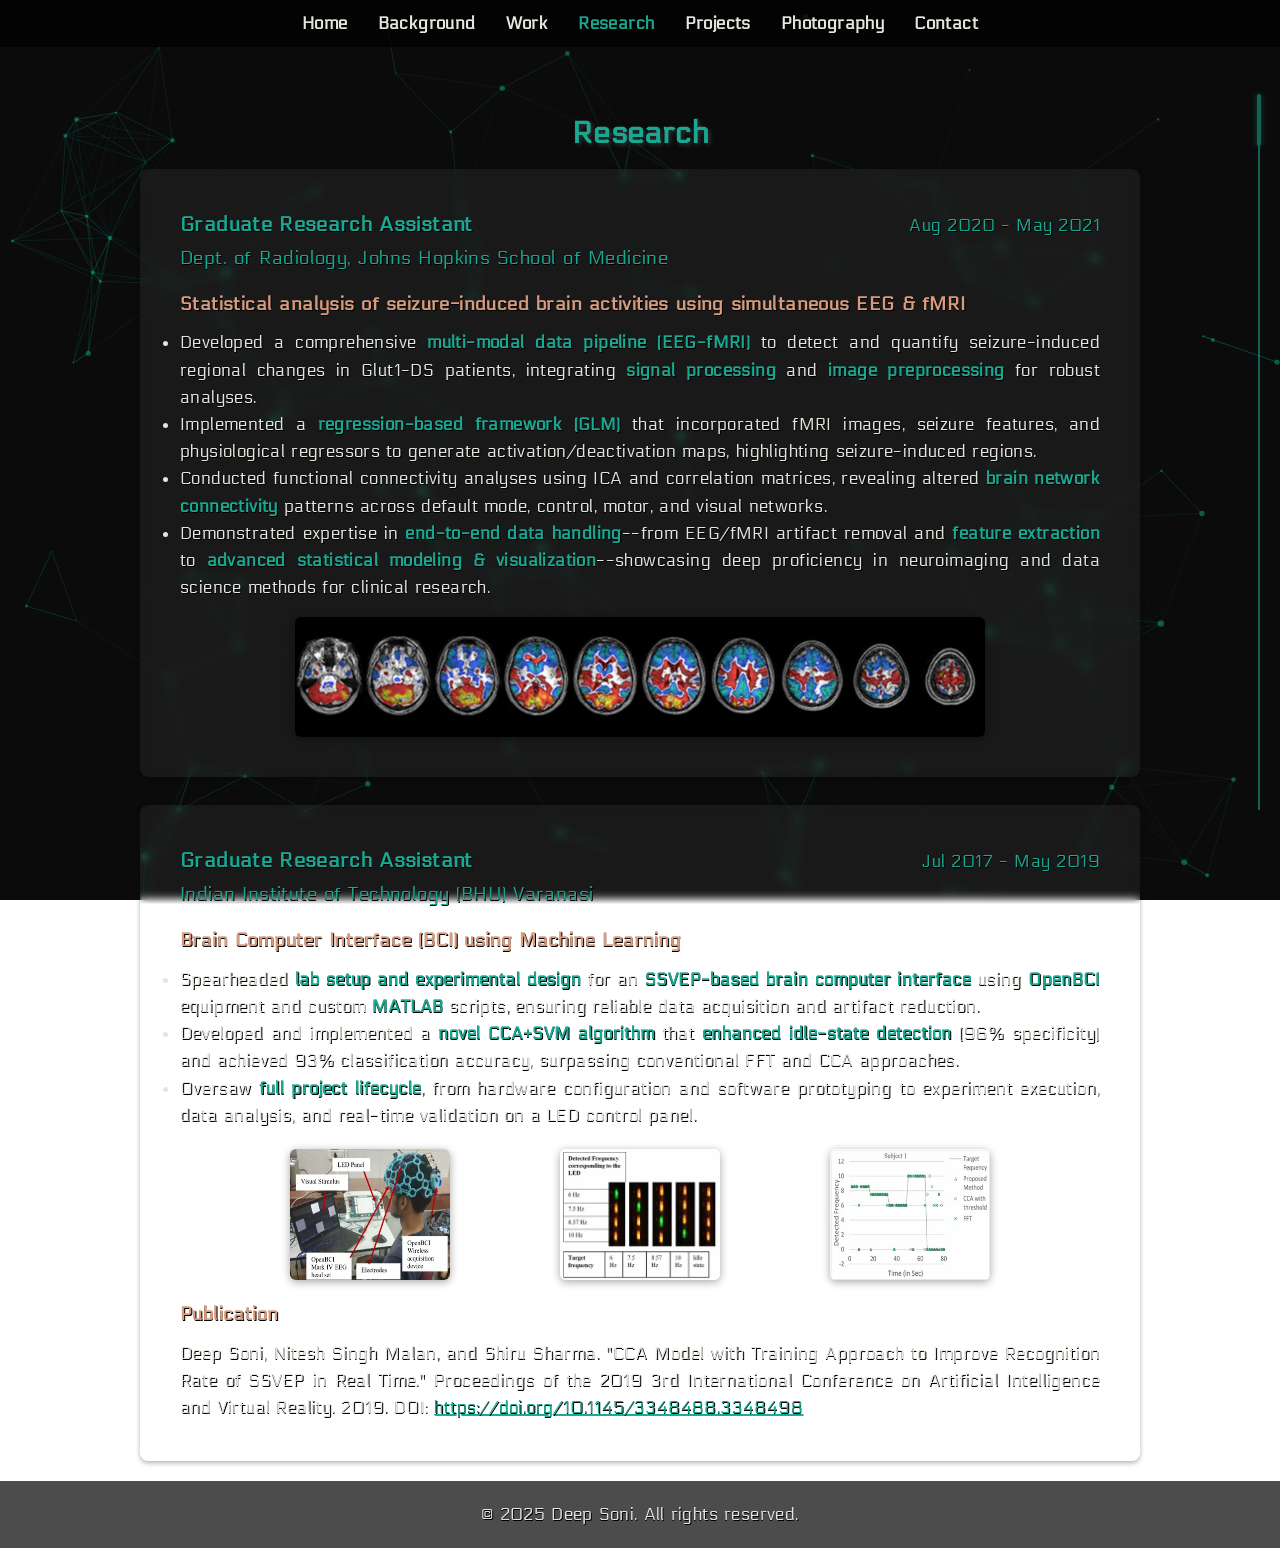
<file: research.html>
<!DOCTYPE html>
<html lang="en">
<head>
  <meta charset="UTF-8">
  <meta name="viewport" content="width=device-width, initial-scale=1">
  <title>Research - Deep Soni Portfolio</title>
  <link href="https://fonts.googleapis.com/css2?family=Electrolize&display=swap" rel="stylesheet">
  <link rel="stylesheet" href="style.css">
</head>
<body>
  <div id="particles-js"></div>
  
  <header>
    <!-- Mobile header for small screens -->
    <div class="mobile-header">
      <span class="menu-icon" id="mobile-menu-toggle">&#9776;</span>
      <span class="current-page">Research</span>
    </div>
    <!-- Mobile navigation menu (hidden by default) -->
    <nav class="mobile-nav" id="mobile-nav">
      <ul>
        <li><a href="index.html">Home</a></li>
        <li><a href="background.html">Background</a></li>
        <li><a href="work.html">Work</a></li>
        <li><a href="research.html">Research</a></li>
        <li><a href="projects.html">Projects</a></li>
        <li><a href="photography.html">Photography</a></li>
        <li><a href="contact.html">Contact</a></li>
      </ul>
    </nav>
    <!-- Desktop navigation for larger screens -->
    <nav class="desktop-nav">
      <ul>
        <li><a href="index.html">Home</a></li>
        <li><a href="background.html">Background</a></li>
        <li><a href="work.html">Work</a></li>
        <li><a href="research.html" class="active">Research</a></li>
        <li><a href="projects.html">Projects</a></li>
        <li><a href="photography.html">Photography</a></li>
        <li><a href="contact.html">Contact</a></li>
      </ul>
    </nav>
  </header>
  
  <main>
    <section class="card-grid">
      <div class="research-wrapper section-wrapper">
        <h2>Research</h2>
        <div class="card research-card">
          <h3 class="work-title"><span class="research-role">Graduate Research Assistant</span><span class="work-dates">Aug 2020 - May 2021</span></h3>
          <h4 class="h4t university-line">Dept. of Radiology, Johns Hopkins School of Medicine</h4>
          <h4 class="h4t"><span class="research-title">Statistical analysis of seizure-induced brain activities using simultaneous EEG &amp; fMRI</span></h4>
          <ul>
            <li>Developed a comprehensive <span class="work-highlight">multi-modal data pipeline (EEG-fMRI)</span> to detect and quantify seizure-induced regional changes in Glut1-DS patients, integrating <span class="work-highlight">signal processing</span> and <span class="work-highlight">image preprocessing</span> for robust analyses.</li>
            <li>Implemented a <span class="work-highlight">regression-based framework (GLM)</span> that incorporated fMRI images, seizure features, and physiological regressors to generate activation/deactivation maps, highlighting seizure-induced regions.</li>
            <li>Conducted functional connectivity analyses using ICA and correlation matrices, revealing altered <span class="work-highlight">brain network connectivity</span> patterns across default mode, control, motor, and visual networks.</li>
            <li>Demonstrated expertise in <span class="work-highlight">end-to-end data handling</span>--from EEG/fMRI artifact removal and <span class="work-highlight">feature extraction</span> to <span class="work-highlight">advanced statistical modeling &amp; visualization</span>--showcasing deep proficiency in neuroimaging and data science methods for clinical research.</li>
          </ul>
          <img src="images/brain.jpg" alt="EEG-fMRI brain activation maps" class="research-image">
          </div>
                <div class="card research-card">
          <h3 class="work-title"><span class="research-role">Graduate Research Assistant</span><span class="work-dates">Jul 2017 - May 2019</span></h3>
          <h4 class="h4t university-line">Indian Institute of Technology (BHU) Varanasi</h4>
          <h4 class="h4t"><span class="research-title">Brain Computer Interface (BCI) using Machine Learning</span></h4>
          <ul>
            <li>Spearheaded <span class="work-highlight">lab setup and experimental design</span> for an <span class="work-highlight">SSVEP-based brain computer interface</span> using <span class="work-highlight">OpenBCI</span> equipment and custom <span class="work-highlight">MATLAB</span> scripts, ensuring reliable data acquisition and artifact reduction.</li>
            <li>Developed and implemented a <span class="work-highlight">novel CCA+SVM algorithm</span> that <span class="work-highlight">enhanced idle-state detection</span> (96% specificity) and achieved 93% classification accuracy, surpassing conventional FFT and CCA approaches.</li>
            <li>Oversaw <span class="work-highlight">full project lifecycle</span>, from hardware configuration and software prototyping to experiment execution, data analysis, and real-time validation on a LED control panel.</li>
          </ul>          <div class="paper-strip">
            <img src="images/paper1.jpg" alt="Publication figure 1">
            <img src="images/paper2.jpg" alt="Publication figure 2">
            <img src="images/paper3.jpg" alt="Publication figure 3">
          </div>          <h4 class="h4t">Publication</h4>
          <p class="publication-entry">Deep Soni, Nitesh Singh Malan, and Shiru Sharma. "CCA Model with Training Approach to Improve Recognition Rate of SSVEP in Real Time." Proceedings of the 2019 3rd International Conference on Artificial Intelligence and Virtual Reality. 2019. DOI: <a href="https://doi.org/10.1145/3348488.3348498" target="_blank" rel="noopener">https://doi.org/10.1145/3348488.3348498</a></p>
          </div>
      </div>
    </section>
  </main>
  
  <footer>
    <p>&copy; 2025 Deep Soni. All rights reserved.</p>
  </footer>
  
  <script src="particles.min.js"></script>
  <script src="script.js"></script>
  <!-- Custom Scroll Indicator -->
  <div id="scrollbar">
    <div id="scrollbar-dot"></div>
  </div>

</body>
</html>
</file>
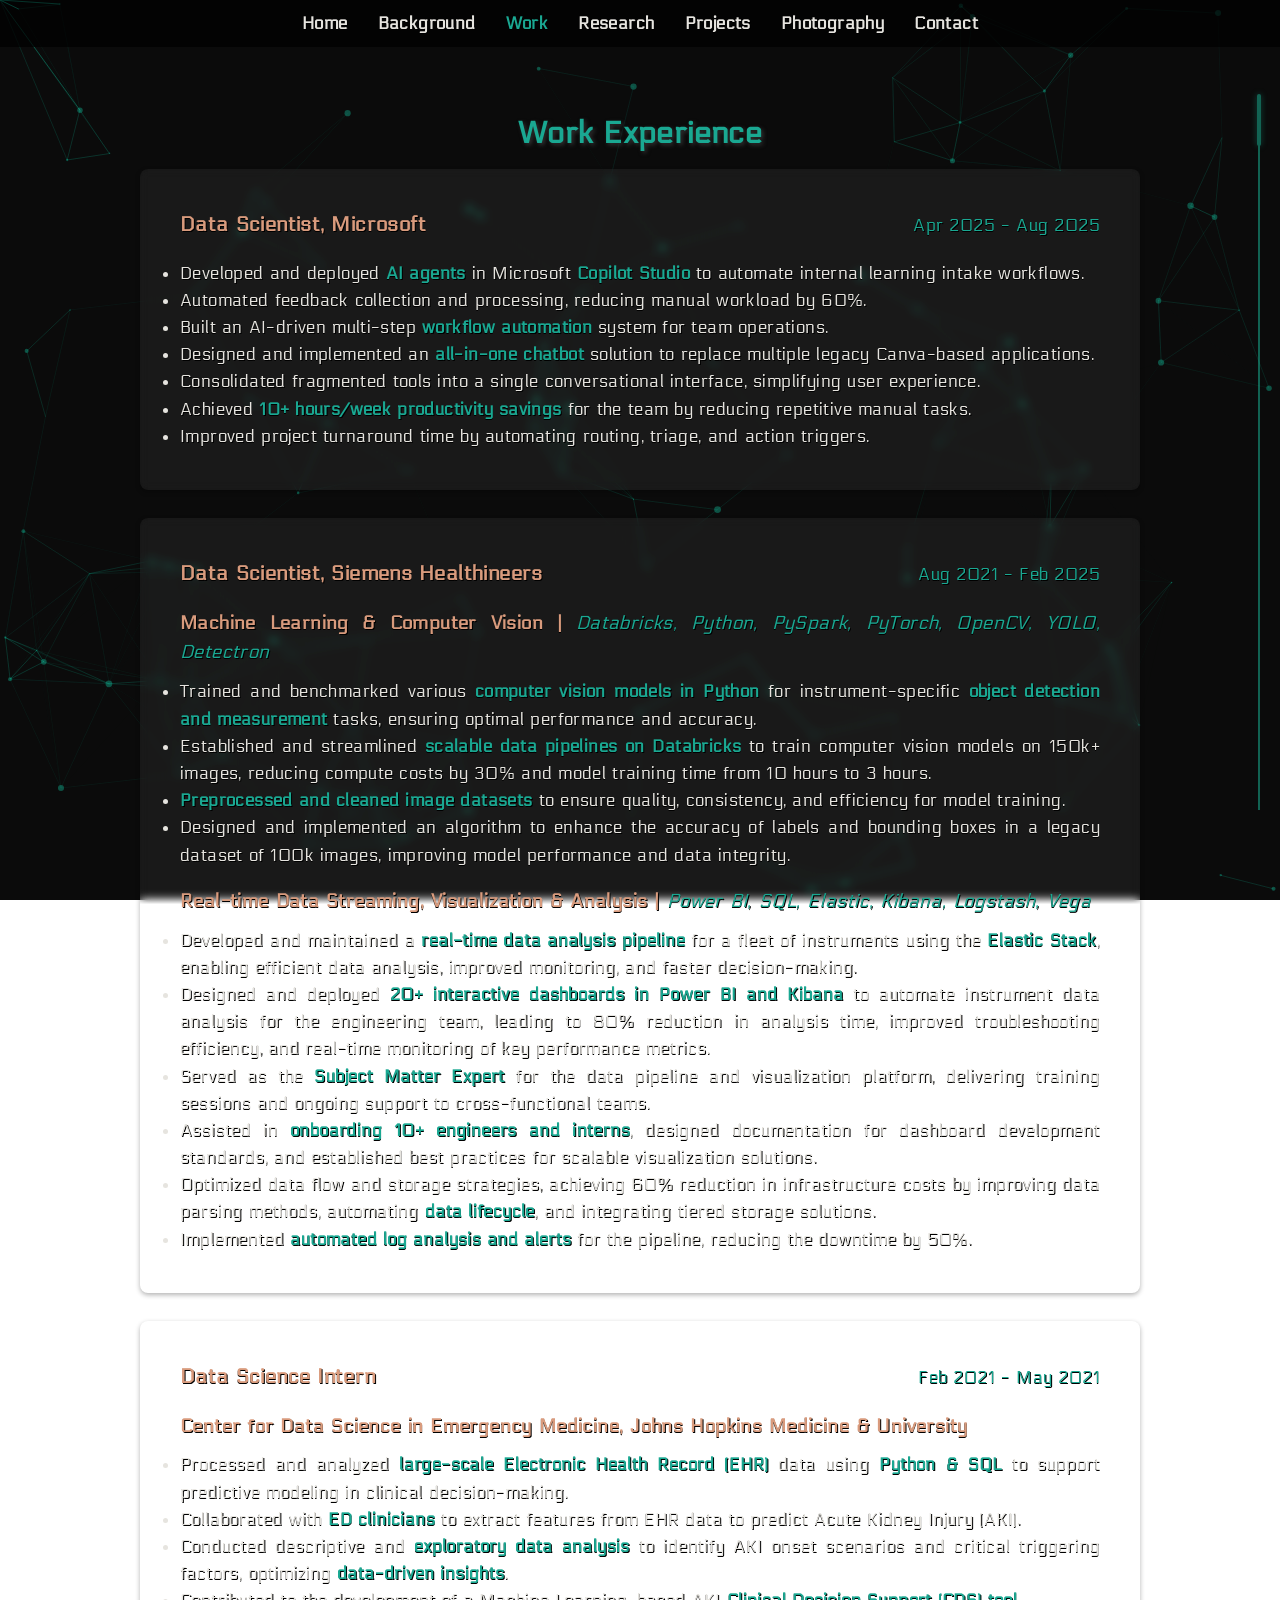
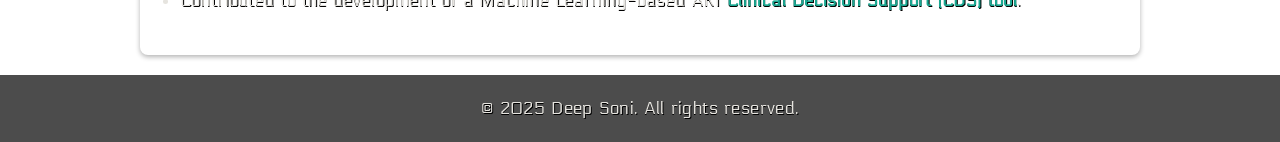
<file: work.html>
<!DOCTYPE html>
<html lang="en">
<head>
  <meta charset="UTF-8">
  <meta name="viewport" content="width=device-width, initial-scale=1">
  <title>Work - Deep Soni Portfolio</title>
  <link href="https://fonts.googleapis.com/css2?family=Electrolize&display=swap" rel="stylesheet">
  <link rel="stylesheet" href="style.css">
</head>
<body>
  <div id="particles-js"></div>
  
  <header>
    <!-- Mobile header for small screens -->
    <div class="mobile-header">
      <span class="menu-icon" id="mobile-menu-toggle">&#9776;</span>
      <span class="current-page">Work</span>
    </div>
    <!-- Mobile navigation menu (hidden by default) -->
    <nav class="mobile-nav" id="mobile-nav">
      <ul>
        <li><a href="index.html">Home</a></li>
        <li><a href="background.html">Background</a></li>
        <li><a href="work.html">Work</a></li>
        <li><a href="research.html">Research</a></li>
        <li><a href="projects.html">Projects</a></li>
        <li><a href="photography.html">Photography</a></li>
        <li><a href="contact.html">Contact</a></li>
      </ul>
    </nav>
    <!-- Desktop navigation for larger screens -->
    <nav class="desktop-nav">
      <ul>
        <li><a href="index.html">Home</a></li>
        <li><a href="background.html">Background</a></li>
        <li><a href="work.html" class="active">Work</a></li>
        <li><a href="research.html">Research</a></li>
        <li><a href="projects.html">Projects</a></li>
        <li><a href="photography.html">Photography</a></li>
        <li><a href="contact.html">Contact</a></li>
      </ul>
    </nav>
  </header>
  
  <main>
    <section class="card-grid">
      <div class="work-wrapper section-wrapper">
        <h2>Work Experience</h2>
        <div class="card work-card">
          <h3 class="work-title"><span>Data Scientist, Microsoft</span><span class="work-dates">Apr 2025 - Aug 2025</span></h3>
          <ul>
            <li>Developed and deployed <span class="work-highlight">AI agents</span> in Microsoft <span class="work-highlight">Copilot Studio</span> to automate internal learning intake workflows.</li>
            <li>Automated feedback collection and processing, reducing manual workload by 60%.</li>
            <li>Built an AI-driven multi-step <span class="work-highlight">workflow automation</span> system for team operations.</li>
            <li>Designed and implemented an <span class="work-highlight">all-in-one chatbot</span> solution to replace multiple legacy Canva-based applications.</li>
            <li>Consolidated fragmented tools into a single conversational interface, simplifying user experience.</li>
            <li>Achieved <span class="work-highlight">10+ hours/week productivity savings</span> for the team by reducing repetitive manual tasks.</li>
            <li>Improved project turnaround time by automating routing, triage, and action triggers.</li>
          </ul>
        </div>
                <div class="card work-card">
          <h3 class="work-title"><span>Data Scientist, Siemens Healthineers</span><span class="work-dates">Aug 2021 - Feb 2025</span></h3>
          <h4 class="h4t">Machine Learning &amp; Computer Vision | <span class="work-tools">Databricks, Python, PySpark, PyTorch, OpenCV, YOLO, Detectron</span></h4>
          <ul>
            <li>Trained and benchmarked various <span class="work-highlight">computer vision models in Python</span> for instrument-specific <span class="work-highlight">object detection and measurement</span> tasks, ensuring optimal performance and accuracy.</li>
            <li>Established and streamlined <span class="work-highlight">scalable data pipelines on Databricks</span> to train computer vision models on 150k+ images, reducing compute costs by 30% and model training time from 10 hours to 3 hours.</li>
            <li><span class="work-highlight">Preprocessed and cleaned image datasets</span> to ensure quality, consistency, and efficiency for model training.</li>
            <li>Designed and implemented an algorithm to enhance the accuracy of labels and bounding boxes in a legacy dataset of 100k images, improving model performance and data integrity.</li>
          </ul>
          <h4 class="h4t">Real-time Data Streaming, Visualization &amp; Analysis | <span class="work-tools">Power BI, SQL, Elastic, Kibana, Logstash, Vega</span></h4>
          <ul>
            <li>Developed and maintained a <span class="work-highlight">real-time data analysis pipeline</span> for a fleet of instruments using the <span class="work-highlight">Elastic Stack</span>, enabling efficient data analysis, improved monitoring, and faster decision-making.</li>
            <li>Designed and deployed <span class="work-highlight">20+ interactive dashboards in Power BI and Kibana</span> to automate instrument data analysis for the engineering team, leading to 80% reduction in analysis time, improved troubleshooting efficiency, and real-time monitoring of key performance metrics.</li>
            <li>Served as the <span class="work-highlight">Subject Matter Expert</span> for the data pipeline and visualization platform, delivering training sessions and ongoing support to cross-functional teams.</li>
            <li>Assisted in <span class="work-highlight">onboarding 10+ engineers and interns</span>, designed documentation for dashboard development standards, and established best practices for scalable visualization solutions.</li>
            <li>Optimized data flow and storage strategies, achieving 60% reduction in infrastructure costs by improving data parsing methods, automating <span class="work-highlight">data lifecycle</span>, and integrating tiered storage solutions.</li>
            <li>Implemented <span class="work-highlight">automated log analysis and alerts</span> for the pipeline, reducing the downtime by 50%.</li>
          </ul>
        </div>
                <div class="card work-card">
          <h3 class="work-title"><span>Data Science Intern</span><span class="work-dates">Feb 2021 - May 2021</span></h3>
          <h4 class="h4t">Center for Data Science in Emergency Medicine, Johns Hopkins Medicine &amp; University</h4>
          <ul>
            <li>Processed and analyzed <span class="work-highlight">large-scale Electronic Health Record (EHR)</span> data using <span class="work-highlight">Python &amp; SQL</span> to support predictive modeling in clinical decision-making.</li>
            <li>Collaborated with <span class="work-highlight">ED clinicians</span> to extract features from EHR data to predict Acute Kidney Injury (AKI).</li>
            <li>Conducted descriptive and <span class="work-highlight">exploratory data analysis</span> to identify AKI onset scenarios and critical triggering factors, optimizing <span class="work-highlight">data-driven insights</span>.</li>
            <li>Contributed to the development of a Machine Learning-based AKI <span class="work-highlight">Clinical Decision Support (CDS) tool</span>.</li>
          </ul>
        </div>
      </div>
    </section>
  </main>
  
  <footer>
    <p>&copy; 2025 Deep Soni. All rights reserved.</p>
  </footer>
  
  <script src="particles.min.js"></script>
  <script src="script.js"></script>
  <!-- Custom Scroll Indicator -->
  <div id="scrollbar">
    <div id="scrollbar-dot"></div>
  </div>

</body>
</html>
</file>
<file: style.css>
/* Import Poiret One Google Font */
@import url('https://fonts.googleapis.com/css2?family=Poiret+One&display=swap');

/* Reset and basic styles */
* {
  margin: 0;
  padding: 0;
  box-sizing: border-box;
}

html, body {
  height: 100%;
}

:root {
  font-size: 17px;
  --text-base: 1rem;
  --text-h1: 2rem;
  --text-h2: 1.4rem;
  --text-h3: 1.2rem;
  --text-h4: 1.1rem;
}
body {
  display: flex;
  flex-direction: column;
  font-family: 'Electrolize', sans-serif;
  /* font-family: 'Poiret One', sans-serif; */
  /* font-family: 'Quantico', sans-serif; */
  /* Increase base font size */
  font-size: var(--text-base);
  /* No solid background so the particle canvas can show through */
  font-weight: 200;
  text-shadow: 0.5px 0.5px 0 #000000;
  background: none;
  color: #e6e4df;
  letter-spacing: 0.4px;
  word-spacing: 1.5px;
  line-height: 1.6;
  overflow-x: hidden;
}

@keyframes soft-fade {
  0% {
    opacity: 0.55;
  }
  100% {
    opacity: 1;
  }
}

/* Let main content grow */
main {
  flex: 1;
}

/* Fade in content without affecting panel blur */
.section-wrapper > h2,
.card > *,
.panel > * {
  animation: soft-fade 320ms ease-in-out both;
}

/* Particles.js container */
#particles-js {
  position: fixed;
  top: 0;
  left: 0;
  width: 100%;
  height: 100%;
  background-color: #121212;
  pointer-events: none;
  z-index: -1;
  filter: brightness(1.2) contrast(1.1);
}

/* Header / Navigation */
header {
  background: rgba(0, 0, 0, 0.7);
  padding: 10px 20px;
  position: fixed;
  top: 0;
  left: 0;
  width: 100%;
  z-index: 100;
}

nav ul {
  list-style: none;
  display: flex;
  justify-content: center;
}

nav ul li {
  margin: 0 15px;
}

nav ul li a {
  color: #e6e4df;
  text-decoration: none;
  font-weight: bold;
  transition: color 0.3s ease;
}

nav ul li a:hover,
nav ul li a.active {
  color: #1aa892;
  font-weight: bold;
}

/* Card grid on the index page (single column, stacked vertically) */
.card-grid {
  display: grid;
  grid-template-columns: 1fr;    /* Force one column */
  gap: 28px;                     /* Spacing between cards */
  padding: 120px 20px 20px;      /* Top padding to clear the header */
  max-width: 1200px;            /* Increase container width (twice the original ~600px) */
  margin: 0 auto;               /* Center the grid container */
}

/* Slightly narrower layout for Work, Research, and Projects pages */
.work-wrapper,
.research-wrapper,
.projects-wrapper,
.contact-wrapper {
  max-width: 1000px;
  margin-left: auto;
  margin-right: auto;
}

.photography-wrapper {
  max-width: 1000px;
  margin-left: auto;
  margin-right: auto;
}

/* Keep homepage research/projects panels aligned with wider homepage cards */
.home .research-wrapper,
.home .projects-wrapper {
  max-width: 1200px;
  width: 100%;
}

.home .photography-wrapper {
  max-width: 1200px;
  width: 100%;
}

.home .photography-card {
  width: 100%;
}

/* Add extra spacing between stacked panels on detail pages */
.work-wrapper .card + .card,
.research-wrapper .card + .card,
.projects-wrapper .card + .card {
  margin-top: 18px;
}

.card {
  /* Make the card fill the container width */
  width: 100%;
  /* Increase padding to make the card itself appear larger */
  padding: 40px; /* twice the original 20px, for a bigger look */
  position: relative;
  text-align: justify;
  /* Everything else remains the same */
  background: rgba(255, 255, 255, 0.05);
  backdrop-filter: blur(5px) brightness(1.2);
  -webkit-backdrop-filter: blur(5px) brightness(1.2);
  border: none;
  border-radius: 8px;
  text-decoration: none;
  color: #e6e4df;
  box-shadow: 0 2px 5px rgba(0, 0, 0, 0.3);
  transition: transform 0.3s ease, box-shadow 0.3s ease;
}

.card:hover {
  transform: translateY(-5px);
  box-shadow: 0 4px 15px rgba(0, 0, 0, 0.4);
}

.home .card-grid .card::after {
  content: "Learn more \2192";
  position: absolute;
  right: 18px;
  bottom: 14px;
  font-size: 0.72rem;
  letter-spacing: 0.5px;
  color: #d99b7d;
  opacity: 0;
  transition: opacity 0.2s ease;
}

.home .card-grid .card:hover::after {
  opacity: 0.85;
}

.card h2 {
  margin-bottom: 10px;
  color: #1aa892;
}

.card h1 {
  color: #1aa892;
}

.card-grid .card h3,
.card-grid .card h4,
.card-grid .card strong,
.card-grid .card b {
  color: #d99b7d;
}

.card-grid .card h3 {
  font-size: var(--text-h3);
}


.card-grid .card h4 {
  font-size: var(--text-h4);
}

/* Panel typography to match homepage styling */
.panel h1 {
  color: #1aa892;
  font-size: var(--text-h1);
  margin-bottom: 15px;
}

.panel h2 {
  color: #1aa892;
  font-size: var(--text-h2);
  margin: 15px 0 10px;
}

.panel h3 {
  font-size: var(--text-h3);
}

.panel h4 {
  font-size: var(--text-h4);
}

.panel h3,
.panel h4,
.panel strong,
.panel b {
  color: #d99b7d;
}

.panel h3.h3t,
.panel h4.h4t,
.card-grid .card h3.h3t,
.card-grid .card h4.h4t {
  color: #1aa892;
}

.text-teal {
  color: #1aa892;
}

.text-orange {
  color: #d99b7d;
}

.underline-word {
  text-decoration: underline;
}


/* Frosted glass effect for detail pages (panels) */
.panel {
  background: rgba(255, 255, 255, 0.05);
  backdrop-filter: blur(5px) brightness(1.2);
  -webkit-backdrop-filter: blur(5px) brightness(1.2);
  border: none;
  padding: 40px;
  margin: 140px auto 40px auto;
  max-width: 800px;
  border-radius: 8px;
  box-shadow: 0 4px 10px rgba(0, 0, 0, 0.3);
  position: relative;
  z-index: 10;
}

/* Photo grid for Photography page */
.photo-grid {
  display: grid;
  grid-template-columns: repeat(4, minmax(0, 1fr));
  gap: 14px;
  width: 100%;
  margin: 16px 0 0;
  justify-items: center;
}

.photo-grid img {
  width: 100%;
  max-width: 220px;
  border-radius: 8px;
  aspect-ratio: 3 / 2;
  object-fit: cover;
  display: block;
  opacity: 0;
  transform: translateY(6px);
  transition: opacity 400ms ease, transform 400ms ease, box-shadow 0.3s ease;
}

@media (max-width: 1100px) {
  .photo-grid {
    grid-template-columns: repeat(3, minmax(0, 1fr));
  }
}

@media (max-width: 800px) {
  .photo-grid {
    grid-template-columns: repeat(2, minmax(0, 1fr));
  }
}

@media (max-width: 520px) {
  .photo-grid {
    grid-template-columns: repeat(2, minmax(0, 1fr));
  }
}

/* Footer */
footer {
  text-align: center;
  padding: 20px;
  background: rgba(0, 0, 0, 0.7);
  position: relative;
  z-index: 100;
}

/* Responsive adjustments */
@media (max-width: 600px) {
  .panel {
    margin: 100px 20px;
    padding: 20px;
  }
  nav ul {
    flex-direction: column;
  }
}

/* Mobile header and navigation styling */
.mobile-header {
  display: none; /* Hidden by default on larger screens */
  padding: 10px 20px;
  background: rgba(0, 0, 0, 0.7);
  color: #e6e4df;
  position: fixed;
  top: 0;
  left: 0;
  width: 100%;
  z-index: 101;
  align-items: center;
  font-size: 1.2em;
}

.mobile-header .menu-icon {
  cursor: pointer;
  font-size: 24px;
  margin-right: 10px;
}

.mobile-nav {
  display: none; /* Hidden by default */
  background: rgba(0, 0, 0, 0.9);
  position: fixed;
  top: 50px; /* Positioned below mobile header */
  left: 0;
  width: 100%;
  z-index: 100;
}

.mobile-nav ul {
  list-style: none;
  padding: 0;
  margin: 0;
}

.mobile-nav ul li {
  border-bottom: 1px solid rgba(255, 255, 255, 0.1);
}

.mobile-nav ul li a {
  display: block;
  padding: 15px 20px;
  color: #e6e4df;
  text-decoration: none;
}

.mobile-nav ul li a.active {
  color: #1aa892;
  font-weight: bold;
}

/* Desktop navigation remains visible on larger screens */
.desktop-nav {
  /* Keep your existing styles for desktop nav */
}

/* Responsive adjustments: For mobile screens */
@media (max-width: 600px) {
  .desktop-nav {
    display: none;
  }
  .mobile-header {
    display: flex;
  }
}

/* Styles for About card content */
.about-content {
  display: flex;
  flex-direction: column;
  align-items: center;
  margin-top: 15px;
}

.about-photo {
  width: 150px;
  height: 150px;
  border-radius: 50%;
  object-fit: cover;
  margin-bottom: 10px;
  border: 2px solid #1abc9c;
}

.about-content h3 {
  font-size: var(--text-h3);
  margin: 10px 0 5px;
}

.card h1.hero-name {
  color: #2bb9a2;
  text-shadow: 0 0 10px rgba(14, 102, 88, 0.65),
               0 0 20px rgba(14, 102, 88, 0.35);
}

.about-content p {
  margin: 5px 0;
  text-align: center;
  line-height: 1.3;
}

.about-content .interests {
  color: #1aa892;
  font-weight: normal;
}

.experience-summary {
  margin-top: 10px;
}

.experience-item h3 {
  font-size: var(--text-h3);
  margin: 10px 0 5px;
}

.experience-item ul {
  list-style: disc;
  margin-left: 20px;
  line-height: 1.3;
}

.research-summary {
  margin-top: 10px;
}

.research-item h3 {
  font-size: var(--text-h3);
  margin: 10px 0 5px;
  line-height: 1.3;
}

.research-item .company {
  font-weight: normal;
  display: block;
  font-size: 0.9em;
  color: #1aa892;
}

.research-item ul {
  list-style: disc;
  margin-left: 20px;
  line-height: 1.3;
}

.project-names {
  list-style: disc;
  margin: 10px 0 0 20px;
  padding: 0;
  line-height: 1.4;
  columns: 2;
  column-gap: 28px;
}
.project-names li {
  margin-bottom: 5px;
  font-size: 0.95em;
  break-inside: avoid;
}

.project-names-bottom {
  columns: 1;
  margin-top: 0;
}

.home .projects-card {
  width: 100%;
}

.project-panels {
  display: flex;
  flex-direction: column;
  gap: 20px; /* Reduced gap to 20px */
  padding: 20px;
  max-width: 1000px;
  margin: 0 auto 20px auto; /* Reduced bottom margin */
}

.project-panel {
  margin: 0 auto; /* or margin: 20px auto if you want a little space on top/bottom */
}

.project-panel h2 {
  color: #1aa892;
  margin-bottom: 10px;
}

.project-panel p {
  margin-bottom: 10px;
  line-height: 1.4;
}

.project-panel ul {
  list-style: disc;
  margin-left: 20px;
  line-height: 1.4;
}

/* Work page title + date alignment */
.work-title {
  display: flex;
  justify-content: space-between;
  align-items: baseline;
  gap: 12px;
  color: #1aa892;
}

.work-dates {
  font-size: 1rem;
  color: #1aa892;
  font-weight: normal;
  text-align: right;
  white-space: nowrap;
}

.work-card .work-title + ul {
  margin-top: 18px;
}

.work-highlight {
  color: #1aa892;
  font-weight: 600;
}

.work-tools {
  color: #1aa892;
  font-style: italic;
  font-weight: normal;
}

/* Siemens subsection styling */
.card-grid .work-card h4.h4t,
.card-grid .research-card h4.h4t {
  color: #d99b7d;
  margin: 18px 0 10px;
}

.work-card ul + h4.h4t,
.research-card ul + h4.h4t {
  margin-top: 24px;
}

/* Tighten spacing between title and first subtitle on research cards */
.research-card .work-title + .h4t {
  margin-top: 2px !important;
}

.research-card .work-title {
  margin-bottom: 2px !important;
}

.research-card h4.h4t {
  margin-top: 2px !important;
}

.research-card .university-line + .h4t {
  margin-top: 8px !important;
}

.research-card .university-line {
  margin-bottom: 0 !important;
  padding-bottom: 8px;
}

.research-image {
  width: 75%;
  height: auto;
  margin-top: 16px;
  margin-left: auto;
  margin-right: auto;
  border-radius: 6px;
  box-shadow: 0 2px 8px rgba(0, 0, 0, 0.35);
  display: block;
}

.publication-entry a {
  color: #1aa892;
  text-decoration: underline;
}

.paper-strip {
  display: flex;
  justify-content: space-evenly;
  gap: 0;
  margin: 20px 0;
  width: 100%;
}

.paper-strip img {
  width: 160px;
  height: auto;
  border-radius: 6px;
  box-shadow: 0 2px 8px rgba(0, 0, 0, 0.35);
  display: block;
}

.project-tools {
  color: #1aa892;
  font-weight: normal;
  font-size: 0.95em;
}

.project-card h3 {
  margin-bottom: 10px;
}

.project-card p {
  color: #d99b7d;
  font-weight: normal;
}

.project-filter {
  display: flex;
  flex-wrap: wrap;
  gap: 10px;
  justify-content: center;
  margin: 6px 0 14px;
  padding: 14px 16px 16px;
  background: rgba(255, 255, 255, 0.06);
  backdrop-filter: blur(8px) brightness(1.15);
  -webkit-backdrop-filter: blur(8px) brightness(1.15);
  border-radius: 10px;
  border: 1px solid rgba(255, 255, 255, 0.08);
  box-shadow: 0 4px 12px rgba(0, 0, 0, 0.25);
}

.filter-label {
  width: 100%;
  text-align: center;
  font-size: 0.95rem;
  font-weight: 600;
  color: #d99b7d;
  letter-spacing: 0.3px;
  margin-bottom: 2px;
}

.tag-filter {
  background: rgba(255, 255, 255, 0.06);
  border: 1px solid rgba(255, 255, 255, 0.14);
  color: #bdb7b0;
  padding: 6px 12px;
  border-radius: 999px;
  font-size: 0.85rem;
  cursor: pointer;
  transition: background 0.2s ease, color 0.2s ease, border-color 0.2s ease;
}

.tag-filter.is-active {
  color: #1aa892;
  border-color: #1aa892;
  background: rgba(26, 168, 146, 0.18);
}

.project-tags {
  display: flex;
  flex-wrap: wrap;
  gap: 6px;
  margin-top: 12px;
}

.project-tag {
  font-size: 0.68rem;
  letter-spacing: 0.3px;
  color: #cfc8c2;
  background: rgba(255, 255, 255, 0.06);
  border: 1px solid rgba(255, 255, 255, 0.12);
  padding: 2px 8px;
  border-radius: 999px;
  text-transform: none;
}

.inline-link {
  color: #1aa892;
  text-decoration: underline;
}

.project-media-row {
  display: grid;
  grid-template-columns: minmax(220px, 1fr) 2fr;
  gap: 44px;
  align-items: center;
  margin-top: 12px;
}

.project-spike-grid {
  display: grid;
  grid-template-columns: repeat(2, minmax(0, 1fr));
  gap: 10px;
}

.project-spike-grid img,
.project-media-stack img {
  width: 100%;
  aspect-ratio: 4 / 3;
  object-fit: cover;
  display: block;
  border-radius: 6px;
  box-shadow: 0 2px 8px rgba(0, 0, 0, 0.35);
}

.project-media-stack {
  display: grid;
  grid-template-columns: 1fr;
  gap: 12px;
  margin-top: 12px;
}

.project-media-stack--compact {
  width: 100%;
  justify-self: stretch;
}

.project-media-row--compact {
  grid-template-columns: minmax(128px, 0.48fr) 2fr;
}

.card-grid .research-card h4.h4t.university-line {
  color: #1aa892 !important;
  font-weight: normal;
}

.card-grid .research-card .research-title {
  color: #d99b7d !important;
}

.card-grid .research-card .research-role {
  color: #1aa892 !important;
}

/* New wrapper for About and Education cards displayed side by side */
.about-education-wrapper {
  display: flex;
  gap: 20px;
  width: 100%; /* Makes the wrapper span the full width of the grid cell */
}

/* Ensure each card inside the wrapper takes equal space and uses existing card styling */
.about-education-wrapper .card {
  flex: 1;
}

/* Common styling for the section wrappers used for Work Experience, Research, Projects, Photography, and Contact */
.section-wrapper {
  display: grid;
  gap: 10px; /* Internal gap between heading and card is 10px */
  margin-top: -10px; /* Adjusts the gap above the heading to be 10px (half the original gap) */
}

.section-wrapper h2 {
  margin: 0;
  font-size: 1.8em;
  text-align: center;
  color: #1aa892; /* Green used throughout the site */
  text-shadow: 2px 2px 4px #333333; /* Dark gray shadow for a popping effect */
}

/* Keep background page top spacing consistent with homepage */
.background-wrapper.section-wrapper {
  margin-top: 0;
}

/* Offset anchor scroll for fixed header */
#education {
  scroll-margin-top: 120px;
}

/* Technical skills panels */
.skills-panels-wrapper {
  display: grid;
  grid-template-columns: repeat(2, minmax(260px, 1fr));
  gap: 20px;
  width: 100%;
}

.skill-card h3 {
  color: #1aa892;
  margin-bottom: 10px;
}

.skill-list {
  list-style: disc;
  margin-left: 20px;
  line-height: 1.4;
}

.skill-list li {
  margin-bottom: 6px;
  font-size: 0.95em;
}

.skill-list-columns {
  columns: 2;
  column-gap: 24px;
}

.skill-list-columns li {
  break-inside: avoid;
}

.skill-list-two-up {
  display: flex;
  flex-wrap: wrap;
  gap: 14px 24px;
}

.skill-list-two-up li {
  flex: 1 1 45%;
}

/* Background and education horizontal panels */
.background-panels-wrapper,
.education-panels-wrapper {
  display: flex;
  gap: 20px;
  width: 100%;
}

.background-panels-wrapper .card,
.education-panels-wrapper .card {
  flex: 1;
}

/* New container for horizontally stacked Work Experience panels */
.experience-panels-wrapper {
  display: flex;
  gap: 20px;       /* Same gap as used elsewhere */
  width: 100%;
}

/* Ensure each work experience card takes equal space */
.experience-panels-wrapper .card {
  flex: 1;
}

/* New container for horizontally stacked Research Experience panels */
.research-panels-wrapper {
  display: flex;
  gap: 20px;       /* Same gap as used elsewhere */
  width: 100%;
  align-items: stretch;
}

/* Ensure each research experience card takes equal space */
.research-panels-wrapper .card {
  flex: 1;
  height: 100%;
}

/* Prevent stacked-card margin rules from offsetting the two-up layout */
.research-panels-wrapper .card + .card {
  margin-top: 0;
}

/* Custom Scroll Indicator Styles */
#scrollbar {
  position: fixed;
  top: 120px;             /* Start at the top edge of the panels */
  bottom: 90px;           /* End at the bottom edge of the panels */
  right: 20px;            /* Positioned inward from the right edge */
  width: 2px;             
  background-color: #1abc9c;
  opacity: 0;             /* Initially hidden */
  transition: opacity 0.5s;
  z-index: 101;
}

#scrollbar-dot {
  position: absolute;
  top: 0; /* Updated dynamically via JS */
  left: calc(50% - 2px); /* Centers a 4px bar in a 2px-wide container */
  transform: translateY(-50%); /* Only vertical centering */
  width: 4px !important;
  height: 52px !important;
  border-radius: 2px !important;
  background-color: #1abc9c !important;
  border: none !important;
  box-shadow: 0 0 6px rgba(26, 188, 156, 0.7);
}

/* Horizontal layout for larger screens */
.about-education-wrapper,
.experience-panels-wrapper {
  display: flex;
  gap: 20px;
  width: 100%;
  align-items: stretch;
}

/* Ensure each card inside the wrappers takes equal space */
.about-education-wrapper .card,
.experience-panels-wrapper .card,
.research-panels-wrapper .card {
  flex: 1;
  display: flex;
  flex-direction: column;
  justify-content: flex-start;
}

.research-panels-wrapper .research-summary {
  display: flex;
  flex-direction: column;
  flex: 1;
  width: 100%;
}

/* Responsive adjustments: Stack panels vertically on mobile screens */
@media (max-width: 600px) {
  .about-education-wrapper,
  .experience-panels-wrapper,
  .research-panels-wrapper,
  .background-panels-wrapper,
  .education-panels-wrapper {
    flex-direction: column;
  }
  .skills-panels-wrapper {
    grid-template-columns: 1fr;
  }
  .project-media-row {
    grid-template-columns: 1fr;
  }
  .project-names {
    columns: 1;
  }
  .project-media-row--compact .project-media-stack {
    grid-template-columns: repeat(2, minmax(0, 1fr));
  }
  .research-image {
    width: 100%;
  }
  .paper-strip {
    flex-wrap: wrap;
    justify-content: center;
    gap: 12px;
  }
  .paper-strip img {
    width: 140px;
    max-width: 140px;
  }
}

.education-content .education-item:not(:last-child) {
  margin-bottom: 20px;
}

/* Modal container styles */
.modal {
  display: none; /* Hidden by default */
  position: fixed;
  z-index: 102;
  left: 0;
  top: 0;
  width: 100%;
  height: 100%;
  overflow: auto;
  background-color: transparent;
}

.modal-panel {
  position: relative;
  max-width: min(92vw, 1100px);
  margin: 110px auto 60px;
  padding: 24px;
  display: grid;
  grid-template-columns: auto 1fr auto;
  grid-template-rows: auto 1fr;
  column-gap: 16px;
  row-gap: 12px;
  background: rgba(255, 255, 255, 0.06);
  backdrop-filter: blur(10px) brightness(1.15);
  -webkit-backdrop-filter: blur(10px) brightness(1.15);
  border-radius: 10px;
  box-shadow: 0 8px 30px rgba(0, 0, 0, 0.45);
  border: 1px solid rgba(255, 255, 255, 0.08);
}

/* Modal content image */
.modal-content {
  display: block;
  width: 100%;
  max-height: min(72vh, 720px);
  object-fit: contain;
  border-radius: 8px;
  grid-column: 2;
  grid-row: 2;
  justify-self: center;
}

/* Close button (X) styling */
.modal-close {
  color: #e6e4df;
  font-size: 32px;
  font-weight: bold;
  cursor: pointer;
  line-height: 1;
  grid-column: 3;
  grid-row: 1;
  justify-self: end;
  align-self: center;
}

/* Next and previous button styling */
.modal-prev, .modal-next {
  background: rgba(255, 255, 255, 0.06);
  border: 1px solid rgba(255, 255, 255, 0.1);
  color: #e6e4df;
  font-size: 28px;
  cursor: pointer;
  padding: 6px 14px;
  border-radius: 8px;
  user-select: none;
}

.modal-prev {
  grid-column: 1;
  grid-row: 2;
  align-self: center;
  justify-self: start;
}

.modal-next {
  grid-column: 3;
  grid-row: 2;
  align-self: center;
  justify-self: end;
}

.modal-prev:hover, .modal-next:hover {
  background: rgba(255, 255, 255, 0.12);
}

body.modal-open header,
body.modal-open main,
body.modal-open footer {
  visibility: hidden;
}

.photo-grid img {
  transition: transform 0.3s ease, opacity 0.3s ease, box-shadow 0.3s ease;
}

.photo-grid img:hover {
  transform: scale(1.02);
  box-shadow: 0 6px 16px rgba(0, 0, 0, 0.45);
  outline: 2px solid rgba(217, 155, 125, 0.6);
  filter: brightness(0.9);
}

.photo-grid img.is-loaded {
  opacity: 1;
  transform: translateY(0);
}

.home-photo-grid {
  display: grid;
  grid-template-columns: repeat(auto-fit, minmax(160px, 1fr));
  gap: 12px;
  width: 100%;
}

.home-photo-grid img {
  width: 100%;
  aspect-ratio: 3 / 2;
  object-fit: cover;
  border-radius: 8px;
  display: block;
}
</file>
